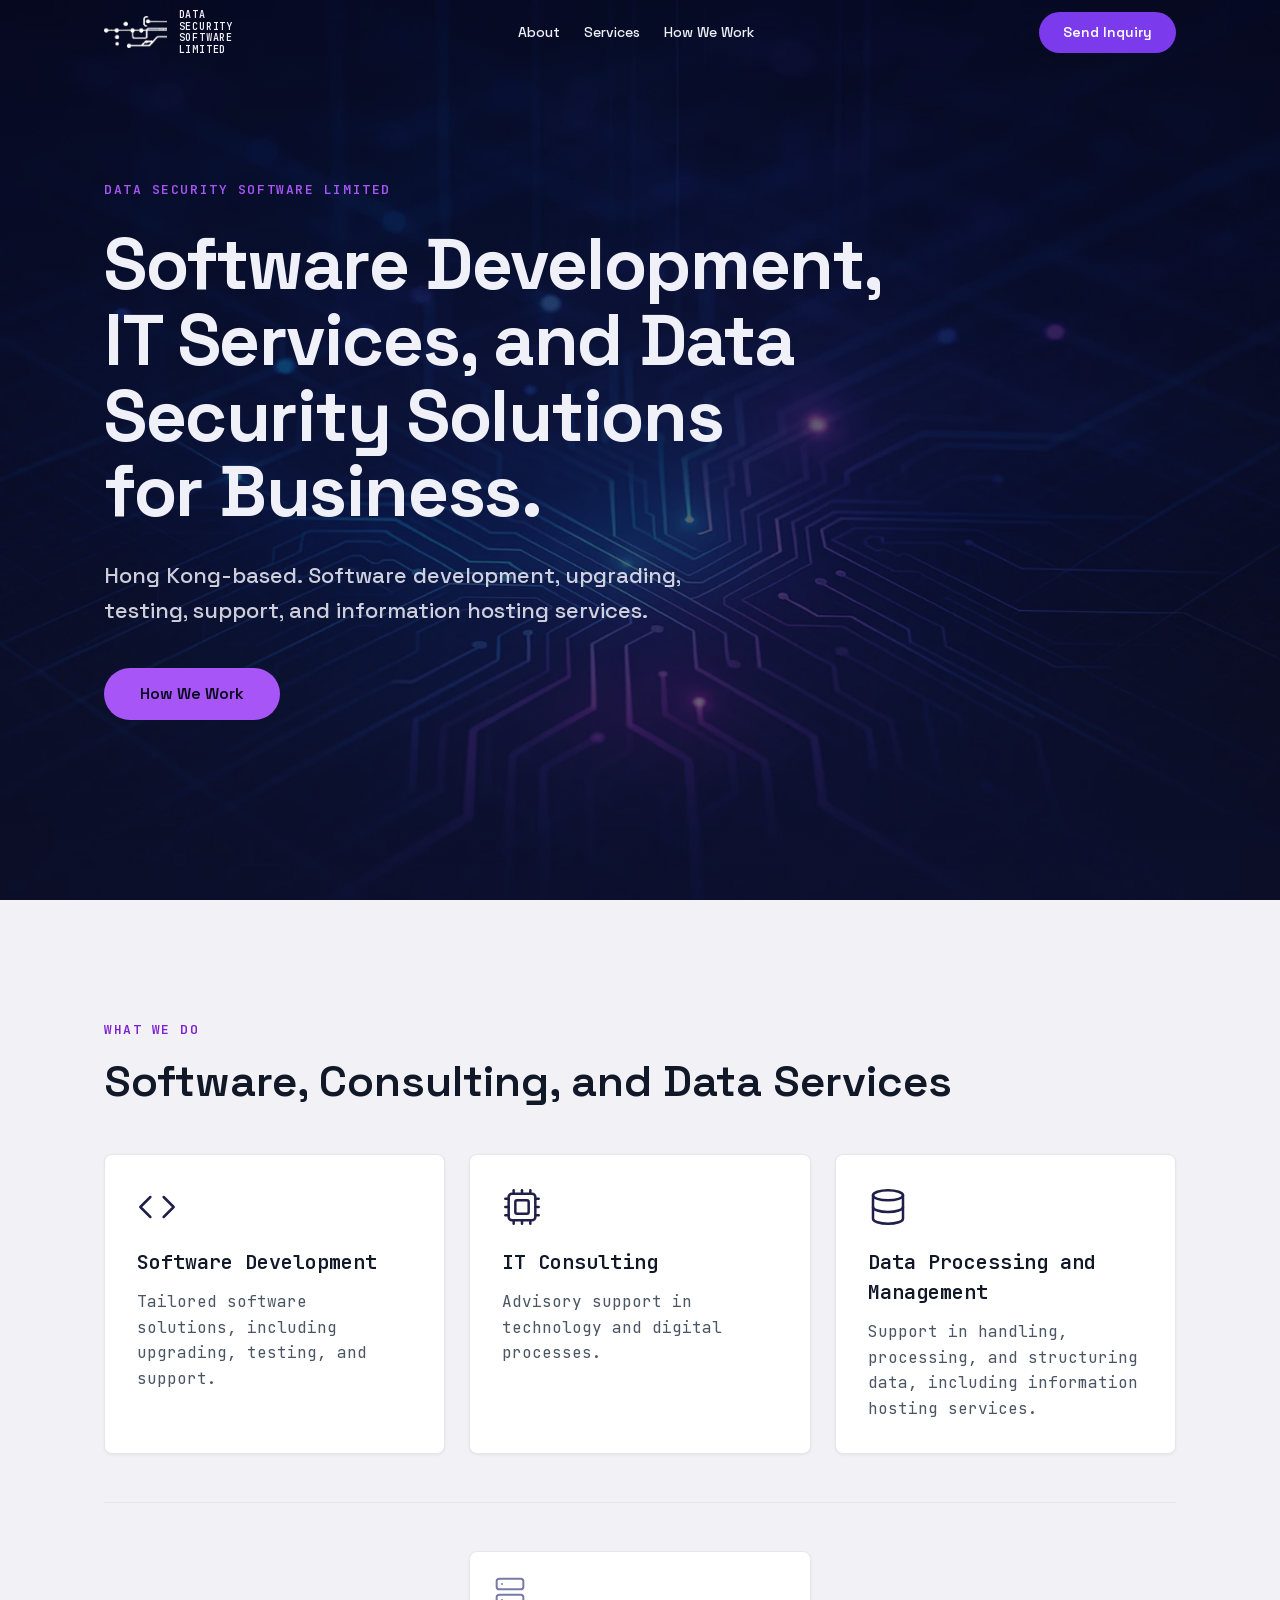
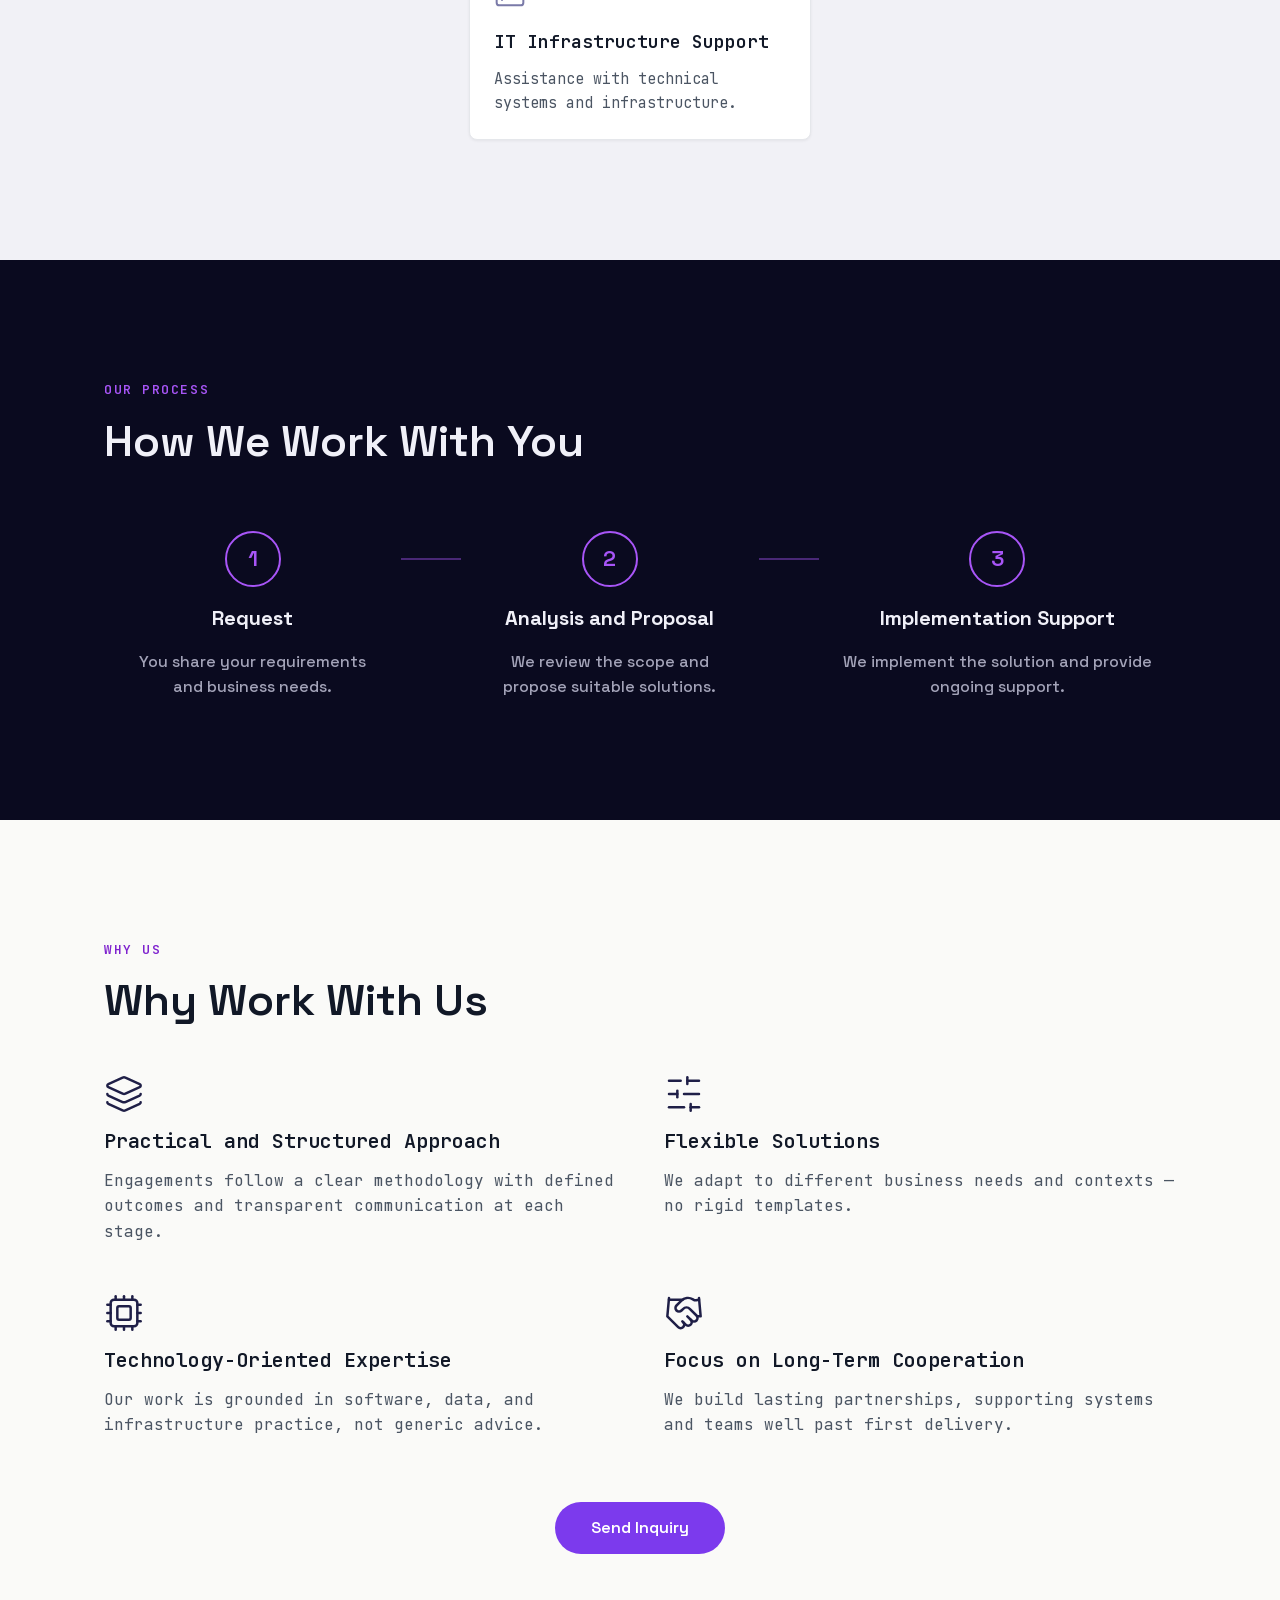
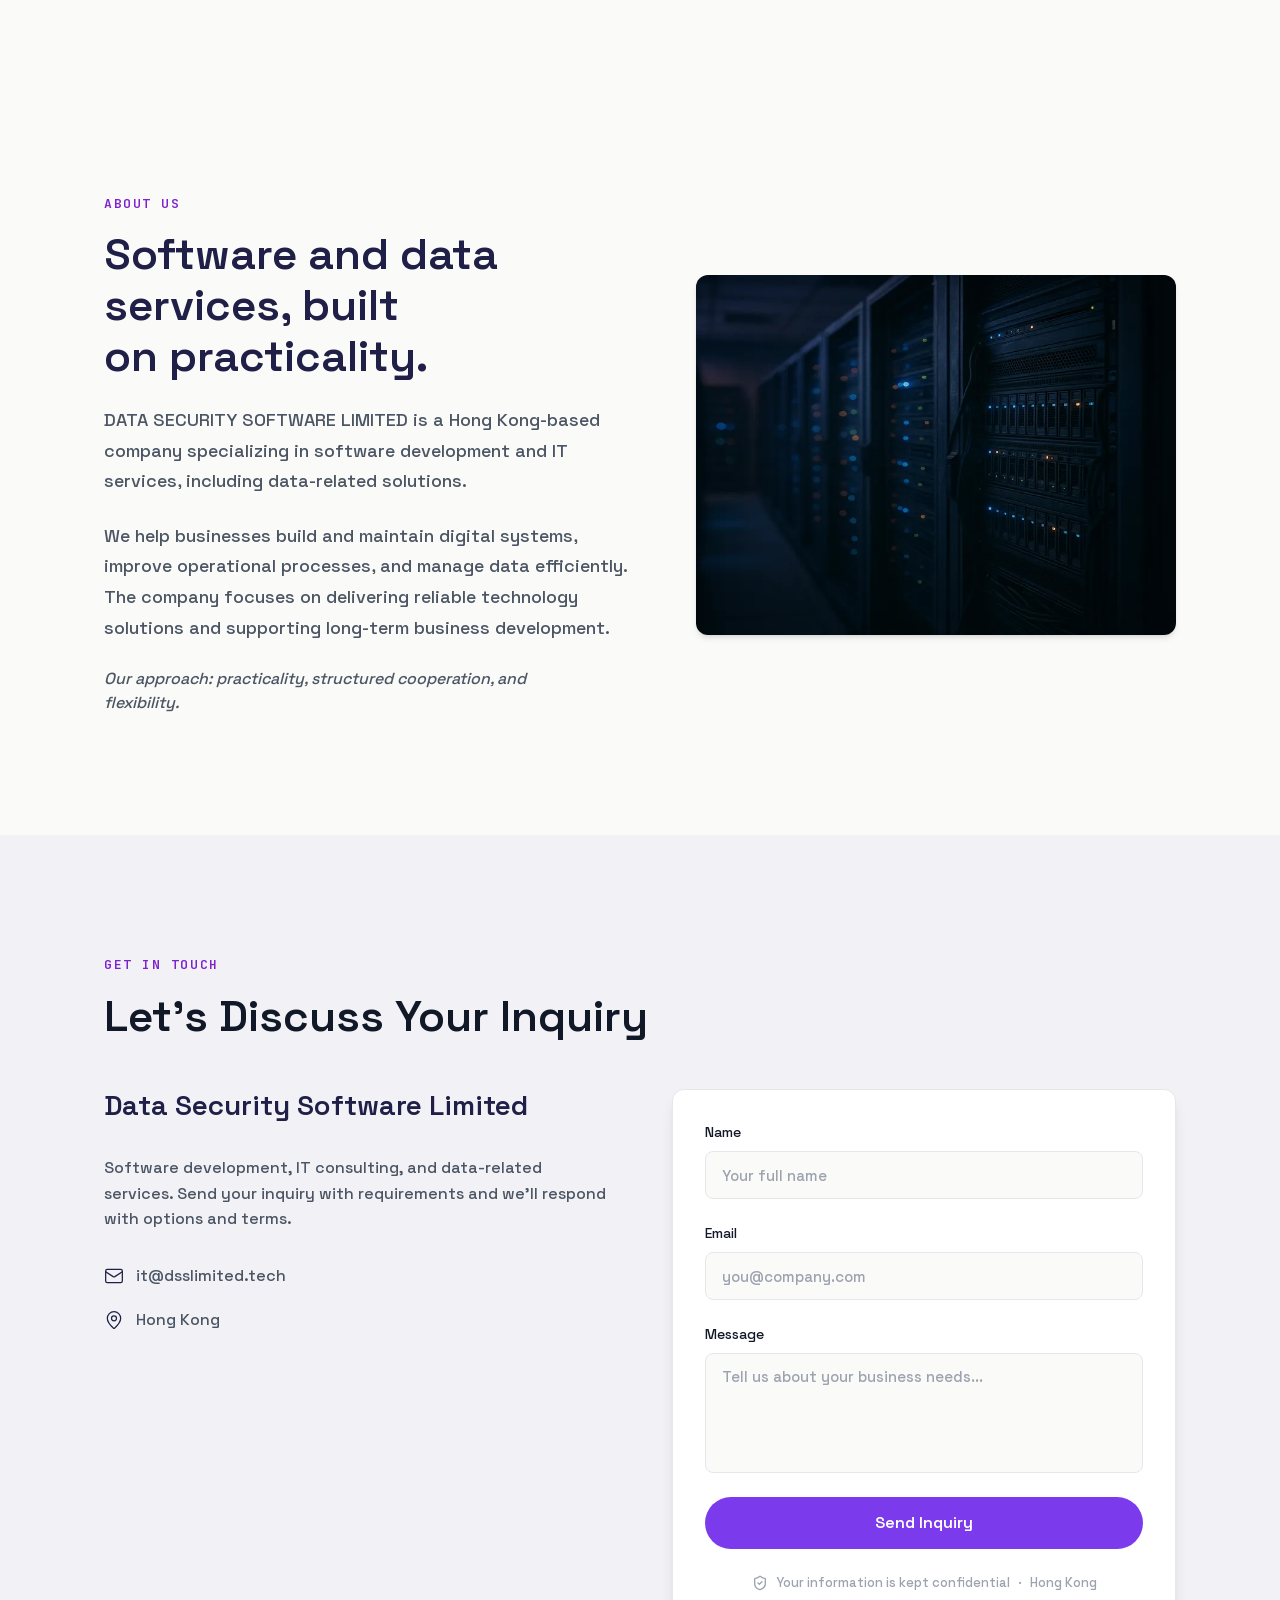
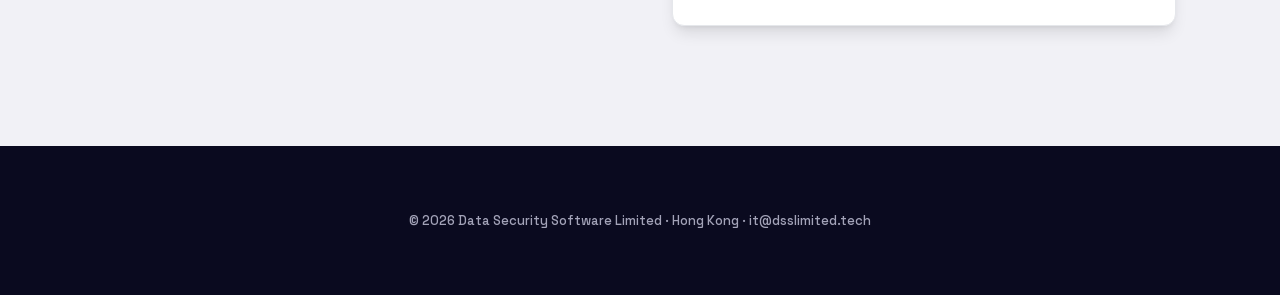
<file: index.html>
<!DOCTYPE html><!--Q0XWkHYrXAIHXvSr96o_J--><html lang="en" class="__variable_6b9622 __variable_e896d9"><head><meta charSet="utf-8"/><meta name="viewport" content="width=device-width, initial-scale=1"/><link rel="preload" href="/_next/static/media/36966cca54120369-s.p.woff2" as="font" crossorigin="" type="font/woff2"/><link rel="preload" href="/_next/static/media/558ca1a6aa3cb55e-s.p.woff2" as="font" crossorigin="" type="font/woff2"/><link rel="preload" as="image" href="/logo.png"/><link rel="stylesheet" href="/_next/static/css/e116bfeba5715763.css" data-precedence="next"/><link rel="preload" as="script" fetchPriority="low" href="/_next/static/chunks/webpack-845d721c51d12c5d.js"/><script src="/_next/static/chunks/4bd1b696-c023c6e3521b1417.js" async=""></script><script src="/_next/static/chunks/255-aaafc19c72668c72.js" async=""></script><script src="/_next/static/chunks/main-app-9298e4918930f5f2.js" async=""></script><script src="/_next/static/chunks/278-3ec5b586955711ca.js" async=""></script><script src="/_next/static/chunks/app/page-c62a61e452ab4431.js" async=""></script><meta name="next-size-adjust" content=""/><meta name="theme-color" content="#0a0a1f"/><title>Data Security Software — Software Development &amp; IT Services</title><meta name="description" content="Hong Kong-based software development, IT consulting, and data-related solutions to support business operations and digital processes."/><link rel="canonical" href="https://datasec.hk"/><meta property="og:title" content="Data Security Software — Software Development &amp; IT Services"/><meta property="og:description" content="Hong Kong-based software development, IT consulting, and data-related solutions to support business operations and digital processes."/><meta property="og:url" content="https://datasec.hk"/><meta property="og:image" content="https://datasec.hk/og.jpg"/><meta property="og:type" content="website"/><meta name="twitter:card" content="summary_large_image"/><meta name="twitter:title" content="Data Security Software — Software Development &amp; IT Services"/><meta name="twitter:description" content="Hong Kong-based software development, IT consulting, and data-related solutions to support business operations and digital processes."/><meta name="twitter:image" content="https://datasec.hk/og.jpg"/><link rel="icon" href="/favicon.png"/><script src="/_next/static/chunks/polyfills-42372ed130431b0a.js" noModule=""></script></head><body class="font-body antialiased"><div hidden=""><!--$--><!--/$--></div><header class="fixed top-0 left-0 z-50 w-full transition-all duration-200 ease-out bg-transparent"><nav class="mx-auto flex h-16 max-w-[1200px] items-center justify-between px-5 md:px-16"><a class="flex items-center gap-3" aria-label="Data Security Software" href="/"><img alt="Data Security Software" width="400" height="300" decoding="async" data-nimg="1" class="h-7 w-auto brightness-0 invert md:h-8" style="color:transparent" src="/logo.png"/><span class="flex flex-col font-mono text-[9px] font-semibold leading-[1.15] tracking-[0.08em] text-ink-light md:text-[10px]"><span>DATA</span><span>SECURITY</span><span>SOFTWARE</span><span>LIMITED</span></span></a><div class="hidden items-center gap-6 md:flex"><a class="font-body text-[14px] font-medium text-ink-light transition-colors hover:text-navy-400" href="#about">About</a><a class="font-body text-[14px] font-medium text-ink-light transition-colors hover:text-navy-400" href="#services">Services</a><a class="font-body text-[14px] font-medium text-ink-light transition-colors hover:text-navy-400" href="#how-we-work">How We Work</a></div><div class="flex items-center gap-4"><a class="hidden rounded-full bg-cta px-6 py-2.5 font-body text-[14px] font-semibold text-white transition-all hover:scale-[1.02] hover:bg-cta-hover md:inline-flex" href="#contacts">Send Inquiry</a><button class="-mr-3 rounded-lg p-3 text-ink-light transition-colors active:bg-white/5 md:hidden" aria-label="Open menu" aria-expanded="false" aria-controls="mobile-menu"><svg xmlns="http://www.w3.org/2000/svg" width="24" height="24" viewBox="0 0 24 24" fill="none" stroke="currentColor" stroke-width="2" stroke-linecap="round" stroke-linejoin="round" class="lucide lucide-menu" aria-hidden="true"><path d="M4 12h16"></path><path d="M4 18h16"></path><path d="M4 6h16"></path></svg></button></div></nav><div id="mobile-menu" aria-hidden="true" class="overflow-hidden bg-navy-950/95 backdrop-blur-[12px] transition-[max-height,opacity] duration-200 ease-out motion-reduce:transition-none md:hidden max-h-0 opacity-0"><div class="flex flex-col gap-1 px-5 pb-10 pt-2"><a tabindex="-1" class="-mx-2 block rounded-lg px-2 py-3 font-body text-[16px] font-medium text-ink-light transition-colors active:bg-white/5" href="#about">About</a><a tabindex="-1" class="-mx-2 block rounded-lg px-2 py-3 font-body text-[16px] font-medium text-ink-light transition-colors active:bg-white/5" href="#services">Services</a><a tabindex="-1" class="-mx-2 block rounded-lg px-2 py-3 font-body text-[16px] font-medium text-ink-light transition-colors active:bg-white/5" href="#how-we-work">How We Work</a><a tabindex="-1" class="mt-3 flex h-[52px] w-full items-center justify-center rounded-full bg-gold-500 font-body text-[16px] font-semibold text-navy-950 transition-all duration-250 ease-out hover:bg-gold-600 active:scale-[0.98]" href="#contacts">Send Inquiry</a></div></div></header><main><section id="hero" class="relative flex min-h-svh items-center overflow-hidden bg-navy-950 md:bg-gradient-to-b md:from-navy-950 md:to-navy-900 xl:min-h-screen"><div aria-hidden="true" class="absolute inset-0 hidden bg-cover bg-center opacity-35 md:block" style="background-image:url(&#x27;/hero.webp&#x27;)"></div><div class="relative z-10 mx-auto w-full max-w-[1200px] px-5 py-20 md:px-16 md:py-0"><div class="hero-animate flex max-w-[880px] flex-col gap-7"><p class="font-mono text-[13px] font-semibold uppercase tracking-[0.12em] text-gold-500">Data Security Software Limited</p><h1 class="text-balance font-heading text-[clamp(1.75rem,7.5vw,2rem)] font-bold leading-[1.05] tracking-[-0.02em] text-ink-light md:text-[56px] lg:text-[72px]">Software Development, IT Services, and Data Security Solutions for Business.</h1><p class="max-w-[580px] font-body text-[18px] font-normal leading-[1.6] text-ink-light/85 md:text-[20px] lg:text-[22px]">Hong Kong-based. Software development, upgrading, testing, support, and information hosting services.</p><div class="pt-3"><a class="inline-flex h-[52px] items-center justify-center rounded-full px-9 font-body text-[16px] font-semibold transition-all duration-250 ease-out bg-gold-500 text-navy-950 hover:bg-gold-600 hover:scale-[1.02]  disabled:cursor-not-allowed disabled:opacity-60" href="#how-we-work">How We Work</a></div></div></div><a aria-label="Scroll to next section" aria-hidden="false" tabindex="0" class="absolute inset-x-0 bottom-6 mx-auto w-fit text-gold-500/70 transition-opacity duration-300 hover:text-gold-500 md:hidden animate-scroll-hint" href="#services"><svg xmlns="http://www.w3.org/2000/svg" width="28" height="28" viewBox="0 0 24 24" fill="none" stroke="currentColor" stroke-width="1.5" stroke-linecap="round" stroke-linejoin="round" class="lucide lucide-chevron-down" aria-hidden="true"><path d="m6 9 6 6 6-6"></path></svg></a></section><div class="sr-hidden sr-mobile-on"><section id="services" class="scroll-mt-[48px] bg-surface-tinted"><div class="mx-auto max-w-[1200px] px-5 py-20 md:px-16 md:py-[80px] xl:py-[120px] flex flex-col gap-12 md:gap-10 xl:gap-12"><div class="flex flex-col gap-4"><p class="font-mono text-[13px] font-semibold uppercase tracking-[0.12em] text-gold-700">What We Do</p><h2 class="text-balance font-heading text-[28px] font-semibold leading-[1.15] md:text-[36px] lg:text-[44px] text-ink">Software, Consulting, and Data Services</h2></div><div class="grid grid-cols-1 gap-4 md:grid-cols-2 md:gap-6 lg:grid-cols-3"><div class="flex h-full flex-col gap-5 rounded-lg border border-line bg-surface-card shadow-[0_1px_3px_rgba(0,0,0,0.06)] transition-all duration-300 ease-out hover:-translate-y-1 hover:shadow-[0_4px_12px_rgba(0,0,0,0.1)] p-8"><svg xmlns="http://www.w3.org/2000/svg" width="40" height="40" viewBox="0 0 24 24" fill="none" stroke="currentColor" stroke-width="1.5" stroke-linecap="round" stroke-linejoin="round" class="lucide lucide-code text-navy-800" aria-hidden="true"><path d="m16 18 6-6-6-6"></path><path d="m8 6-6 6 6 6"></path></svg><div class="flex flex-col gap-3"><h3 class="font-mono text-ink text-[20px] font-bold">Software Development</h3><p class="font-mono font-normal leading-[1.6] text-ink-muted text-[16px]">Tailored software solutions, including upgrading, testing, and support.</p></div></div><div class="flex h-full flex-col gap-5 rounded-lg border border-line bg-surface-card shadow-[0_1px_3px_rgba(0,0,0,0.06)] transition-all duration-300 ease-out hover:-translate-y-1 hover:shadow-[0_4px_12px_rgba(0,0,0,0.1)] p-8"><svg xmlns="http://www.w3.org/2000/svg" width="40" height="40" viewBox="0 0 24 24" fill="none" stroke="currentColor" stroke-width="1.5" stroke-linecap="round" stroke-linejoin="round" class="lucide lucide-cpu text-navy-800" aria-hidden="true"><path d="M12 20v2"></path><path d="M12 2v2"></path><path d="M17 20v2"></path><path d="M17 2v2"></path><path d="M2 12h2"></path><path d="M2 17h2"></path><path d="M2 7h2"></path><path d="M20 12h2"></path><path d="M20 17h2"></path><path d="M20 7h2"></path><path d="M7 20v2"></path><path d="M7 2v2"></path><rect x="4" y="4" width="16" height="16" rx="2"></rect><rect x="8" y="8" width="8" height="8" rx="1"></rect></svg><div class="flex flex-col gap-3"><h3 class="font-mono text-ink text-[20px] font-bold">IT Consulting</h3><p class="font-mono font-normal leading-[1.6] text-ink-muted text-[16px]">Advisory support in technology and digital processes.</p></div></div><div class="flex h-full flex-col gap-5 rounded-lg border border-line bg-surface-card shadow-[0_1px_3px_rgba(0,0,0,0.06)] transition-all duration-300 ease-out hover:-translate-y-1 hover:shadow-[0_4px_12px_rgba(0,0,0,0.1)] p-8"><svg xmlns="http://www.w3.org/2000/svg" width="40" height="40" viewBox="0 0 24 24" fill="none" stroke="currentColor" stroke-width="1.5" stroke-linecap="round" stroke-linejoin="round" class="lucide lucide-database text-navy-800" aria-hidden="true"><ellipse cx="12" cy="5" rx="9" ry="3"></ellipse><path d="M3 5V19A9 3 0 0 0 21 19V5"></path><path d="M3 12A9 3 0 0 0 21 12"></path></svg><div class="flex flex-col gap-3"><h3 class="font-mono text-ink text-[20px] font-bold">Data Processing and Management</h3><p class="font-mono font-normal leading-[1.6] text-ink-muted text-[16px]">Support in handling, processing, and structuring data, including information hosting services.</p></div></div></div><hr class="border-line"/><div class="flex flex-col gap-4 md:flex-row md:justify-center md:gap-6"><div class="md:w-[calc((100%-1.5rem)/2)] md:shrink-0 lg:w-[calc((100%-3rem)/3)]"><div class="flex h-full flex-col gap-5 rounded-lg border border-line bg-surface-card shadow-[0_1px_3px_rgba(0,0,0,0.06)] transition-all duration-300 ease-out hover:-translate-y-1 hover:shadow-[0_4px_12px_rgba(0,0,0,0.1)] p-6"><svg xmlns="http://www.w3.org/2000/svg" width="32" height="32" viewBox="0 0 24 24" fill="none" stroke="currentColor" stroke-width="1.5" stroke-linecap="round" stroke-linejoin="round" class="lucide lucide-server text-navy-400" aria-hidden="true"><rect width="20" height="8" x="2" y="2" rx="2" ry="2"></rect><rect width="20" height="8" x="2" y="14" rx="2" ry="2"></rect><line x1="6" x2="6.01" y1="6" y2="6"></line><line x1="6" x2="6.01" y1="18" y2="18"></line></svg><div class="flex flex-col gap-3"><h3 class="font-mono text-ink text-[18px] font-semibold">IT Infrastructure Support</h3><p class="font-mono font-normal leading-[1.6] text-ink-muted text-[15px]">Assistance with technical systems and infrastructure.</p></div></div></div></div></div></section></div><div class="sr-hidden"><section id="how-we-work" class="scroll-mt-[48px] bg-navy-950"><div class="mx-auto max-w-[1200px] px-5 py-20 md:px-16 md:py-[80px] xl:py-[120px] flex flex-col gap-12 md:gap-10 xl:gap-12"><div class="flex flex-col gap-4"><p class="font-mono text-[13px] font-semibold uppercase tracking-[0.12em] text-gold-500">Our Process</p><h2 class="text-balance font-heading text-[28px] font-semibold leading-[1.15] md:text-[36px] lg:text-[44px] text-ink-light">How We Work With You</h2></div><div class="flex flex-col gap-4 pt-4 lg:flex-row lg:items-start lg:gap-0"><div class="flex flex-1 flex-col items-center lg:flex-row lg:items-start"><div class="flex flex-1 flex-col items-center gap-4 px-6"><div class="flex h-14 w-14 items-center justify-center rounded-full border-2 border-gold-500 bg-transparent"><span class="font-heading text-[22px] font-semibold text-gold-500">1</span></div><h3 class="text-center font-body text-[20px] font-bold text-ink-light">Request</h3><p class="text-center font-body text-[16px] font-normal leading-[1.6] text-ink-light-muted">You share your requirements and business needs.</p></div><div class="hidden h-14 w-[60px] items-center justify-center lg:flex"><div class="h-[2px] w-full bg-gold-500/40"></div></div><div class="mt-4 flex h-8 w-full items-center justify-center lg:hidden"><div class="h-full w-[2px] bg-gold-500/40"></div></div></div><div class="flex flex-1 flex-col items-center lg:flex-row lg:items-start"><div class="flex flex-1 flex-col items-center gap-4 px-6"><div class="flex h-14 w-14 items-center justify-center rounded-full border-2 border-gold-500 bg-transparent"><span class="font-heading text-[22px] font-semibold text-gold-500">2</span></div><h3 class="text-center font-body text-[20px] font-bold text-ink-light">Analysis and Proposal</h3><p class="text-center font-body text-[16px] font-normal leading-[1.6] text-ink-light-muted">We review the scope and propose suitable solutions.</p></div><div class="hidden h-14 w-[60px] items-center justify-center lg:flex"><div class="h-[2px] w-full bg-gold-500/40"></div></div><div class="mt-4 flex h-8 w-full items-center justify-center lg:hidden"><div class="h-full w-[2px] bg-gold-500/40"></div></div></div><div class="flex flex-1 flex-col items-center lg:flex-row lg:items-start"><div class="flex flex-1 flex-col items-center gap-4 px-6"><div class="flex h-14 w-14 items-center justify-center rounded-full border-2 border-gold-500 bg-transparent"><span class="font-heading text-[22px] font-semibold text-gold-500">3</span></div><h3 class="text-center font-body text-[20px] font-bold text-ink-light">Implementation Support</h3><p class="text-center font-body text-[16px] font-normal leading-[1.6] text-ink-light-muted">We implement the solution and provide ongoing support.</p></div></div></div></div></section></div><div class="sr-hidden"><section id="why-us" class="scroll-mt-[48px] bg-surface-warm"><div class="mx-auto max-w-[1200px] px-5 py-20 md:px-16 md:py-[80px] xl:py-[120px] flex flex-col gap-12 md:gap-10 xl:gap-12"><div class="flex flex-col gap-4"><p class="font-mono text-[13px] font-semibold uppercase tracking-[0.12em] text-gold-700">Why Us</p><h2 class="text-balance font-heading text-[28px] font-semibold leading-[1.15] md:text-[36px] lg:text-[44px] text-ink">Why Work With Us</h2></div><div class="grid grid-cols-1 gap-10 md:grid-cols-2 md:gap-x-8 md:gap-y-10 xl:gap-12"><div class="flex flex-col gap-3"><svg xmlns="http://www.w3.org/2000/svg" width="40" height="40" viewBox="0 0 24 24" fill="none" stroke="currentColor" stroke-width="1.5" stroke-linecap="round" stroke-linejoin="round" class="lucide lucide-layers text-navy-800" aria-hidden="true"><path d="M12.83 2.18a2 2 0 0 0-1.66 0L2.6 6.08a1 1 0 0 0 0 1.83l8.58 3.91a2 2 0 0 0 1.66 0l8.58-3.9a1 1 0 0 0 0-1.83z"></path><path d="M2 12a1 1 0 0 0 .58.91l8.6 3.91a2 2 0 0 0 1.65 0l8.58-3.9A1 1 0 0 0 22 12"></path><path d="M2 17a1 1 0 0 0 .58.91l8.6 3.91a2 2 0 0 0 1.65 0l8.58-3.9A1 1 0 0 0 22 17"></path></svg><h3 class="font-mono text-[20px] font-bold text-ink">Practical and Structured Approach</h3><p class="font-mono text-[16px] font-normal leading-[1.6] text-ink-muted">Engagements follow a clear methodology with defined outcomes and transparent communication at each stage.</p></div><div class="flex flex-col gap-3"><svg xmlns="http://www.w3.org/2000/svg" width="40" height="40" viewBox="0 0 24 24" fill="none" stroke="currentColor" stroke-width="1.5" stroke-linecap="round" stroke-linejoin="round" class="lucide lucide-sliders-horizontal text-navy-800" aria-hidden="true"><line x1="21" x2="14" y1="4" y2="4"></line><line x1="10" x2="3" y1="4" y2="4"></line><line x1="21" x2="12" y1="12" y2="12"></line><line x1="8" x2="3" y1="12" y2="12"></line><line x1="21" x2="16" y1="20" y2="20"></line><line x1="12" x2="3" y1="20" y2="20"></line><line x1="14" x2="14" y1="2" y2="6"></line><line x1="8" x2="8" y1="10" y2="14"></line><line x1="16" x2="16" y1="18" y2="22"></line></svg><h3 class="font-mono text-[20px] font-bold text-ink">Flexible Solutions</h3><p class="font-mono text-[16px] font-normal leading-[1.6] text-ink-muted">We adapt to different business needs and contexts — no rigid templates.</p></div><div class="flex flex-col gap-3"><svg xmlns="http://www.w3.org/2000/svg" width="40" height="40" viewBox="0 0 24 24" fill="none" stroke="currentColor" stroke-width="1.5" stroke-linecap="round" stroke-linejoin="round" class="lucide lucide-cpu text-navy-800" aria-hidden="true"><path d="M12 20v2"></path><path d="M12 2v2"></path><path d="M17 20v2"></path><path d="M17 2v2"></path><path d="M2 12h2"></path><path d="M2 17h2"></path><path d="M2 7h2"></path><path d="M20 12h2"></path><path d="M20 17h2"></path><path d="M20 7h2"></path><path d="M7 20v2"></path><path d="M7 2v2"></path><rect x="4" y="4" width="16" height="16" rx="2"></rect><rect x="8" y="8" width="8" height="8" rx="1"></rect></svg><h3 class="font-mono text-[20px] font-bold text-ink">Technology-Oriented Expertise</h3><p class="font-mono text-[16px] font-normal leading-[1.6] text-ink-muted">Our work is grounded in software, data, and infrastructure practice, not generic advice.</p></div><div class="flex flex-col gap-3"><svg xmlns="http://www.w3.org/2000/svg" width="40" height="40" viewBox="0 0 24 24" fill="none" stroke="currentColor" stroke-width="1.5" stroke-linecap="round" stroke-linejoin="round" class="lucide lucide-handshake text-navy-800" aria-hidden="true"><path d="m11 17 2 2a1 1 0 1 0 3-3"></path><path d="m14 14 2.5 2.5a1 1 0 1 0 3-3l-3.88-3.88a3 3 0 0 0-4.24 0l-.88.88a1 1 0 1 1-3-3l2.81-2.81a5.79 5.79 0 0 1 7.06-.87l.47.28a2 2 0 0 0 1.42.25L21 4"></path><path d="m21 3 1 11h-2"></path><path d="M3 3 2 14l6.5 6.5a1 1 0 1 0 3-3"></path><path d="M3 4h8"></path></svg><h3 class="font-mono text-[20px] font-bold text-ink">Focus on Long-Term Cooperation</h3><p class="font-mono text-[16px] font-normal leading-[1.6] text-ink-muted">We build lasting partnerships, supporting systems and teams well past first delivery.</p></div></div><div class="flex justify-center pt-4"><a class="inline-flex h-[52px] items-center justify-center rounded-full px-9 font-body text-[16px] font-semibold transition-all duration-250 ease-out bg-cta text-white hover:bg-cta-hover hover:scale-[1.02]  disabled:cursor-not-allowed disabled:opacity-60" href="#contacts">Send Inquiry</a></div></div></section></div><div class="sr-hidden"><section id="about" class="scroll-mt-[48px] bg-surface-warm"><div class="mx-auto max-w-[1200px] px-5 py-20 md:px-16 md:py-[80px] xl:py-[120px] flex flex-col items-center gap-16 lg:flex-row"><div class="flex flex-col gap-6 md:flex-1"><div class="flex flex-col gap-4"><p class="font-mono text-[13px] font-semibold uppercase tracking-[0.12em] text-gold-700">About Us</p><h2 class="text-balance font-heading text-[28px] font-semibold leading-[1.15] md:text-[36px] lg:text-[44px] text-navy-800">Software and data services, built on practicality.</h2></div><p class="max-w-[600px] font-body text-[16px] font-normal leading-[1.7] text-ink-muted md:text-[18px]">DATA SECURITY SOFTWARE LIMITED is a Hong Kong-based company specializing in software development and IT services, including data-related solutions.</p><p class="max-w-[600px] font-body text-[16px] font-normal leading-[1.7] text-ink-muted md:text-[18px]">We help businesses build and maintain digital systems, improve operational processes, and manage data efficiently. The company focuses on delivering reliable technology solutions and supporting long-term business development.</p><p class="max-w-[480px] font-body text-[16px] font-medium italic leading-[1.5] text-ink-muted">Our approach: practicality, structured cooperation, and flexibility.</p></div><div class="w-full md:mx-auto md:max-w-[640px] lg:mx-0 lg:w-[480px] lg:max-w-none"><img alt="Data Security Software development work" loading="lazy" width="480" height="360" decoding="async" data-nimg="1" class="rounded-xl object-cover shadow-md" style="color:transparent" src="/about.webp"/></div></div></section></div><div class="sr-hidden"><section id="contacts" class="scroll-mt-[48px] bg-surface-tinted"><div class="mx-auto max-w-[1200px] px-5 py-20 md:px-16 md:py-[80px] xl:py-[120px] flex flex-col gap-12 md:gap-10 xl:gap-12"><div class="flex flex-col gap-4"><p class="font-mono text-[13px] font-semibold uppercase tracking-[0.12em] text-gold-700">Get in Touch</p><h2 class="text-balance font-heading text-[28px] font-semibold leading-[1.15] md:text-[36px] lg:text-[44px] text-ink">Let’s Discuss Your Inquiry</h2></div><div class="flex flex-col gap-16 lg:flex-row"><div class="flex flex-col gap-8 md:flex-1"><h3 class="font-heading text-[20px] font-semibold leading-[1.2] text-navy-800 md:text-[28px]">Data Security Software Limited</h3><p class="font-body text-[16px] font-normal leading-[1.6] text-ink-muted">Software development, IT consulting, and data-related services. Send your inquiry with requirements and we&#x27;ll respond with options and terms.</p><div class="flex flex-col gap-5"><div class="flex items-center gap-3"><svg xmlns="http://www.w3.org/2000/svg" width="20" height="20" viewBox="0 0 24 24" fill="none" stroke="currentColor" stroke-width="1.5" stroke-linecap="round" stroke-linejoin="round" class="lucide lucide-mail text-navy-800" aria-hidden="true"><path d="m22 7-8.991 5.727a2 2 0 0 1-2.009 0L2 7"></path><rect x="2" y="4" width="20" height="16" rx="2"></rect></svg><span class="font-body text-[16px] text-ink-muted">it@dsslimited.tech</span></div><div class="flex items-center gap-3"><svg xmlns="http://www.w3.org/2000/svg" width="20" height="20" viewBox="0 0 24 24" fill="none" stroke="currentColor" stroke-width="1.5" stroke-linecap="round" stroke-linejoin="round" class="lucide lucide-map-pin text-navy-800" aria-hidden="true"><path d="M20 10c0 4.993-5.539 10.193-7.399 11.799a1 1 0 0 1-1.202 0C9.539 20.193 4 14.993 4 10a8 8 0 0 1 16 0"></path><circle cx="12" cy="10" r="3"></circle></svg><span class="font-body text-[16px] text-ink-muted">Hong Kong</span></div></div></div><div class="md:flex-1"><form noValidate="" class="flex flex-col gap-6 rounded-xl border border-line bg-surface-card p-8 shadow-lg"><input type="hidden" name="access_key" value="9a9d4bc1-26ec-40bc-81b8-eb43e4647fc2"/><input type="hidden" name="subject" value="New inquiry from the Data Security Software Limited website"/><input type="checkbox" class="hidden" tabindex="-1" autoComplete="off" aria-hidden="true" name="botcheck"/><div class="flex flex-col gap-2"><label for="name" class="font-body text-[14px] font-medium text-ink">Name</label><input id="name" type="text" placeholder="Your full name" required="" class="w-full rounded-lg border bg-surface-warm px-4 font-body text-[15px] text-ink placeholder:text-ink-faint focus:outline-none focus:ring-2 border-line focus:ring-navy-400 h-12" name="name"/></div><div class="flex flex-col gap-2"><label for="email" class="font-body text-[14px] font-medium text-ink">Email</label><input id="email" type="email" placeholder="you@company.com" required="" class="w-full rounded-lg border bg-surface-warm px-4 font-body text-[15px] text-ink placeholder:text-ink-faint focus:outline-none focus:ring-2 border-line focus:ring-navy-400 h-12" name="email"/></div><div class="flex flex-col gap-2"><label for="message" class="font-body text-[14px] font-medium text-ink">Message</label><textarea id="message" name="message" placeholder="Tell us about your business needs..." rows="4" class="w-full rounded-lg border bg-surface-warm px-4 font-body text-[15px] text-ink placeholder:text-ink-faint focus:outline-none focus:ring-2 border-line focus:ring-navy-400 h-[120px] resize-none py-3"></textarea></div><button type="submit" class="inline-flex h-[52px] items-center justify-center rounded-full px-9 font-body text-[16px] font-semibold transition-all duration-250 ease-out bg-cta text-white hover:bg-cta-hover hover:scale-[1.02] w-full disabled:cursor-not-allowed disabled:opacity-60">Send Inquiry</button><div class="flex flex-col items-center gap-2 text-center md:flex-row md:flex-wrap md:justify-center md:gap-2"><svg xmlns="http://www.w3.org/2000/svg" width="16" height="16" viewBox="0 0 24 24" fill="none" stroke="currentColor" stroke-width="2" stroke-linecap="round" stroke-linejoin="round" class="lucide lucide-shield-check text-ink-faint" aria-hidden="true"><path d="M20 13c0 5-3.5 7.5-7.66 8.95a1 1 0 0 1-.67-.01C7.5 20.5 4 18 4 13V6a1 1 0 0 1 1-1c2 0 4.5-1.2 6.24-2.72a1.17 1.17 0 0 1 1.52 0C14.51 3.81 17 5 19 5a1 1 0 0 1 1 1z"></path><path d="m9 12 2 2 4-4"></path></svg><span class="font-body text-[13px] text-ink-faint">Your information is kept confidential<span class="ml-2 hidden md:inline">·</span></span><span class="font-body text-[13px] text-ink-faint">Hong Kong</span></div></form></div></div></div></section></div></main><footer class="bg-navy-950"><div class="mx-auto max-w-[1200px] px-5 py-16 md:px-16 md:py-12 xl:py-16"><p class="mx-auto max-w-[640px] text-center font-body text-[13px] leading-relaxed text-ink-light-muted">© 2026 Data Security Software Limited · Hong Kong · it@dsslimited.tech</p></div></footer><!--$--><!--/$--><script src="/_next/static/chunks/webpack-845d721c51d12c5d.js" id="_R_" async=""></script><script>(self.__next_f=self.__next_f||[]).push([0])</script><script>self.__next_f.push([1,"1:\"$Sreact.fragment\"\n2:I[9766,[],\"\"]\n3:I[8924,[],\"\"]\n4:I[1149,[\"278\",\"static/chunks/278-3ec5b586955711ca.js\",\"974\",\"static/chunks/app/page-c62a61e452ab4431.js\"],\"NavBar\"]\n5:I[2619,[\"278\",\"static/chunks/278-3ec5b586955711ca.js\",\"974\",\"static/chunks/app/page-c62a61e452ab4431.js\"],\"\"]\n6:I[8854,[\"278\",\"static/chunks/278-3ec5b586955711ca.js\",\"974\",\"static/chunks/app/page-c62a61e452ab4431.js\"],\"HeroScrollHint\"]\n7:I[6985,[\"278\",\"static/chunks/278-3ec5b586955711ca.js\",\"974\",\"static/chunks/app/page-c62a61e452ab4431.js\"],\"ScrollReveal\"]\n13:I[7150,[],\"\"]\n:HL[\"/_next/static/media/36966cca54120369-s.p.woff2\",\"font\",{\"crossOrigin\":\"\",\"type\":\"font/woff2\"}]\n:HL[\"/_next/static/media/558ca1a6aa3cb55e-s.p.woff2\",\"font\",{\"crossOrigin\":\"\",\"type\":\"font/woff2\"}]\n:HL[\"/_next/static/css/e116bfeba5715763.css\",\"style\"]\n"])</script><script>self.__next_f.push([1,"0:{\"P\":null,\"b\":\"Q0XWkHYrXAIHXvSr96o-J\",\"p\":\"\",\"c\":[\"\",\"\"],\"i\":false,\"f\":[[[\"\",{\"children\":[\"__PAGE__\",{}]},\"$undefined\",\"$undefined\",true],[\"\",[\"$\",\"$1\",\"c\",{\"children\":[[[\"$\",\"link\",\"0\",{\"rel\":\"stylesheet\",\"href\":\"/_next/static/css/e116bfeba5715763.css\",\"precedence\":\"next\",\"crossOrigin\":\"$undefined\",\"nonce\":\"$undefined\"}]],[\"$\",\"html\",null,{\"lang\":\"en\",\"className\":\"__variable_6b9622 __variable_e896d9\",\"children\":[\"$\",\"body\",null,{\"className\":\"font-body antialiased\",\"children\":[\"$\",\"$L2\",null,{\"parallelRouterKey\":\"children\",\"error\":\"$undefined\",\"errorStyles\":\"$undefined\",\"errorScripts\":\"$undefined\",\"template\":[\"$\",\"$L3\",null,{}],\"templateStyles\":\"$undefined\",\"templateScripts\":\"$undefined\",\"notFound\":[[[\"$\",\"title\",null,{\"children\":\"404: This page could not be found.\"}],[\"$\",\"div\",null,{\"style\":{\"fontFamily\":\"system-ui,\\\"Segoe UI\\\",Roboto,Helvetica,Arial,sans-serif,\\\"Apple Color Emoji\\\",\\\"Segoe UI Emoji\\\"\",\"height\":\"100vh\",\"textAlign\":\"center\",\"display\":\"flex\",\"flexDirection\":\"column\",\"alignItems\":\"center\",\"justifyContent\":\"center\"},\"children\":[\"$\",\"div\",null,{\"children\":[[\"$\",\"style\",null,{\"dangerouslySetInnerHTML\":{\"__html\":\"body{color:#000;background:#fff;margin:0}.next-error-h1{border-right:1px solid rgba(0,0,0,.3)}@media (prefers-color-scheme:dark){body{color:#fff;background:#000}.next-error-h1{border-right:1px solid rgba(255,255,255,.3)}}\"}}],[\"$\",\"h1\",null,{\"className\":\"next-error-h1\",\"style\":{\"display\":\"inline-block\",\"margin\":\"0 20px 0 0\",\"padding\":\"0 23px 0 0\",\"fontSize\":24,\"fontWeight\":500,\"verticalAlign\":\"top\",\"lineHeight\":\"49px\"},\"children\":404}],[\"$\",\"div\",null,{\"style\":{\"display\":\"inline-block\"},\"children\":[\"$\",\"h2\",null,{\"style\":{\"fontSize\":14,\"fontWeight\":400,\"lineHeight\":\"49px\",\"margin\":0},\"children\":\"This page could not be found.\"}]}]]}]}]],[]],\"forbidden\":\"$undefined\",\"unauthorized\":\"$undefined\"}]}]}]]}],{\"children\":[\"__PAGE__\",[\"$\",\"$1\",\"c\",{\"children\":[[[\"$\",\"$L4\",null,{\"brand\":\"Data Security Software\",\"logoSrc\":\"/logo.png\",\"links\":[{\"label\":\"About\",\"href\":\"#about\"},{\"label\":\"Services\",\"href\":\"#services\"},{\"label\":\"How We Work\",\"href\":\"#how-we-work\"}],\"ctaLabel\":\"Send Inquiry\",\"ctaHref\":\"#contacts\"}],[\"$\",\"main\",null,{\"children\":[[\"$\",\"section\",null,{\"id\":\"hero\",\"className\":\"relative flex min-h-svh items-center overflow-hidden bg-navy-950 md:bg-gradient-to-b md:from-navy-950 md:to-navy-900 xl:min-h-screen\",\"children\":[[\"$\",\"div\",null,{\"aria-hidden\":true,\"className\":\"absolute inset-0 hidden bg-cover bg-center opacity-35 md:block\",\"style\":{\"backgroundImage\":\"url('/hero.webp')\"}}],[\"$\",\"div\",null,{\"className\":\"relative z-10 mx-auto w-full max-w-[1200px] px-5 py-20 md:px-16 md:py-0\",\"children\":[\"$\",\"div\",null,{\"className\":\"hero-animate flex max-w-[880px] flex-col gap-7\",\"children\":[[\"$\",\"p\",null,{\"className\":\"font-mono text-[13px] font-semibold uppercase tracking-[0.12em] text-gold-500\",\"children\":\"Data Security Software Limited\"}],[\"$\",\"h1\",null,{\"className\":\"text-balance font-heading text-[clamp(1.75rem,7.5vw,2rem)] font-bold leading-[1.05] tracking-[-0.02em] text-ink-light md:text-[56px] lg:text-[72px]\",\"children\":\"Software Development, IT Services, and Data Security Solutions for Business.\"}],[\"$\",\"p\",null,{\"className\":\"max-w-[580px] font-body text-[18px] font-normal leading-[1.6] text-ink-light/85 md:text-[20px] lg:text-[22px]\",\"children\":\"Hong Kong-based. Software development, upgrading, testing, support, and information hosting services.\"}],[\"$\",\"div\",null,{\"className\":\"pt-3\",\"children\":[\"$\",\"$L5\",null,{\"href\":\"#how-we-work\",\"className\":\"inline-flex h-[52px] items-center justify-center rounded-full px-9 font-body text-[16px] font-semibold transition-all duration-250 ease-out bg-gold-500 text-navy-950 hover:bg-gold-600 hover:scale-[1.02]  disabled:cursor-not-allowed disabled:opacity-60\",\"children\":\"How We Work\"}]}]]}]}],[\"$\",\"$L6\",null,{}]]}],[\"$\",\"$L7\",null,{\"className\":\"sr-mobile-on\",\"children\":[\"$\",\"section\",null,{\"id\":\"services\",\"className\":\"scroll-mt-[48px] bg-surface-tinted\",\"children\":[\"$\",\"div\",null,{\"className\":\"mx-auto max-w-[1200px] px-5 py-20 md:px-16 md:py-[80px] xl:py-[120px] flex flex-col gap-12 md:gap-10 xl:gap-12\",\"children\":[[\"$\",\"div\",null,{\"className\":\"flex flex-col gap-4\",\"children\":[[\"$\",\"p\",null,{\"className\":\"font-mono text-[13px] font-semibold uppercase tracking-[0.12em] text-gold-700\",\"children\":\"What We Do\"}],\"$L8\"]}],\"$L9\",\"$La\",\"$Lb\"]}]}]}],\"$Lc\",\"$Ld\",\"$Le\",\"$Lf\"]}],\"$L10\"],null,\"$L11\"]}],{},null,false]},null,false],\"$L12\",false]],\"m\":\"$undefined\",\"G\":[\"$13\",[]],\"s\":false,\"S\":true}\n"])</script><script>self.__next_f.push([1,"18:I[1356,[\"278\",\"static/chunks/278-3ec5b586955711ca.js\",\"974\",\"static/chunks/app/page-c62a61e452ab4431.js\"],\"Image\"]\n19:I[7250,[\"278\",\"static/chunks/278-3ec5b586955711ca.js\",\"974\",\"static/chunks/app/page-c62a61e452ab4431.js\"],\"ContactsSection\"]\n1a:I[4431,[],\"OutletBoundary\"]\n1c:I[5278,[],\"AsyncMetadataOutlet\"]\n1e:I[4431,[],\"ViewportBoundary\"]\n20:I[4431,[],\"MetadataBoundary\"]\n21:\"$Sreact.suspense\"\n8:[\"$\",\"h2\",null,{\"className\":\"text-balance font-heading text-[28px] font-semibold leading-[1.15] md:text-[36px] lg:text-[44px] text-ink\",\"children\":\"Software, Consulting, and Data Services\"}]\n"])</script><script>self.__next_f.push([1,"9:[\"$\",\"div\",null,{\"className\":\"grid grid-cols-1 gap-4 md:grid-cols-2 md:gap-6 lg:grid-cols-3\",\"children\":[[\"$\",\"div\",\"Software Development\",{\"className\":\"flex h-full flex-col gap-5 rounded-lg border border-line bg-surface-card shadow-[0_1px_3px_rgba(0,0,0,0.06)] transition-all duration-300 ease-out hover:-translate-y-1 hover:shadow-[0_4px_12px_rgba(0,0,0,0.1)] p-8\",\"children\":[[\"$\",\"svg\",null,{\"ref\":\"$undefined\",\"xmlns\":\"http://www.w3.org/2000/svg\",\"width\":40,\"height\":40,\"viewBox\":\"0 0 24 24\",\"fill\":\"none\",\"stroke\":\"currentColor\",\"strokeWidth\":1.5,\"strokeLinecap\":\"round\",\"strokeLinejoin\":\"round\",\"className\":\"lucide lucide-code text-navy-800\",\"aria-hidden\":\"true\",\"children\":[[\"$\",\"path\",\"eg8j8\",{\"d\":\"m16 18 6-6-6-6\"}],[\"$\",\"path\",\"ppft3o\",{\"d\":\"m8 6-6 6 6 6\"}],\"$undefined\"]}],[\"$\",\"div\",null,{\"className\":\"flex flex-col gap-3\",\"children\":[[\"$\",\"h3\",null,{\"className\":\"font-mono text-ink text-[20px] font-bold\",\"children\":\"Software Development\"}],[\"$\",\"p\",null,{\"className\":\"font-mono font-normal leading-[1.6] text-ink-muted text-[16px]\",\"children\":\"Tailored software solutions, including upgrading, testing, and support.\"}]]}]]}],[\"$\",\"div\",\"IT Consulting\",{\"className\":\"flex h-full flex-col gap-5 rounded-lg border border-line bg-surface-card shadow-[0_1px_3px_rgba(0,0,0,0.06)] transition-all duration-300 ease-out hover:-translate-y-1 hover:shadow-[0_4px_12px_rgba(0,0,0,0.1)] p-8\",\"children\":[[\"$\",\"svg\",null,{\"ref\":\"$undefined\",\"xmlns\":\"http://www.w3.org/2000/svg\",\"width\":40,\"height\":40,\"viewBox\":\"0 0 24 24\",\"fill\":\"none\",\"stroke\":\"currentColor\",\"strokeWidth\":1.5,\"strokeLinecap\":\"round\",\"strokeLinejoin\":\"round\",\"className\":\"lucide lucide-cpu text-navy-800\",\"aria-hidden\":\"true\",\"children\":[[\"$\",\"path\",\"1lh1kg\",{\"d\":\"M12 20v2\"}],[\"$\",\"path\",\"tus03m\",{\"d\":\"M12 2v2\"}],[\"$\",\"path\",\"1rnc9c\",{\"d\":\"M17 20v2\"}],[\"$\",\"path\",\"11trls\",{\"d\":\"M17 2v2\"}],[\"$\",\"path\",\"1t8f8n\",{\"d\":\"M2 12h2\"}],[\"$\",\"path\",\"7oei6x\",{\"d\":\"M2 17h2\"}],[\"$\",\"path\",\"asdhe0\",{\"d\":\"M2 7h2\"}],[\"$\",\"path\",\"1q8mjw\",{\"d\":\"M20 12h2\"}],[\"$\",\"path\",\"1fpfkl\",{\"d\":\"M20 17h2\"}],[\"$\",\"path\",\"1o8tra\",{\"d\":\"M20 7h2\"}],[\"$\",\"path\",\"4gnj0m\",{\"d\":\"M7 20v2\"}],[\"$\",\"path\",\"1i4yhu\",{\"d\":\"M7 2v2\"}],[\"$\",\"rect\",\"1vbyd7\",{\"x\":\"4\",\"y\":\"4\",\"width\":\"16\",\"height\":\"16\",\"rx\":\"2\"}],[\"$\",\"rect\",\"z9xiuo\",{\"x\":\"8\",\"y\":\"8\",\"width\":\"8\",\"height\":\"8\",\"rx\":\"1\"}],\"$undefined\"]}],[\"$\",\"div\",null,{\"className\":\"flex flex-col gap-3\",\"children\":[[\"$\",\"h3\",null,{\"className\":\"font-mono text-ink text-[20px] font-bold\",\"children\":\"IT Consulting\"}],[\"$\",\"p\",null,{\"className\":\"font-mono font-normal leading-[1.6] text-ink-muted text-[16px]\",\"children\":\"Advisory support in technology and digital processes.\"}]]}]]}],[\"$\",\"div\",\"Data Processing and Management\",{\"className\":\"flex h-full flex-col gap-5 rounded-lg border border-line bg-surface-card shadow-[0_1px_3px_rgba(0,0,0,0.06)] transition-all duration-300 ease-out hover:-translate-y-1 hover:shadow-[0_4px_12px_rgba(0,0,0,0.1)] p-8\",\"children\":[[\"$\",\"svg\",null,{\"ref\":\"$undefined\",\"xmlns\":\"http://www.w3.org/2000/svg\",\"width\":40,\"height\":40,\"viewBox\":\"0 0 24 24\",\"fill\":\"none\",\"stroke\":\"currentColor\",\"strokeWidth\":1.5,\"strokeLinecap\":\"round\",\"strokeLinejoin\":\"round\",\"className\":\"lucide lucide-database text-navy-800\",\"aria-hidden\":\"true\",\"children\":[[\"$\",\"ellipse\",\"msslwz\",{\"cx\":\"12\",\"cy\":\"5\",\"rx\":\"9\",\"ry\":\"3\"}],[\"$\",\"path\",\"1wlel7\",{\"d\":\"M3 5V19A9 3 0 0 0 21 19V5\"}],[\"$\",\"path\",\"mv7ke4\",{\"d\":\"M3 12A9 3 0 0 0 21 12\"}],\"$undefined\"]}],[\"$\",\"div\",null,{\"className\":\"flex flex-col gap-3\",\"children\":[[\"$\",\"h3\",null,{\"className\":\"font-mono text-ink text-[20px] font-bold\",\"children\":\"Data Processing and Management\"}],[\"$\",\"p\",null,{\"className\":\"font-mono font-normal leading-[1.6] text-ink-muted text-[16px]\",\"children\":\"Support in handling, processing, and structuring data, including information hosting services.\"}]]}]]}]]}]\n"])</script><script>self.__next_f.push([1,"a:[\"$\",\"hr\",null,{\"className\":\"border-line\"}]\n"])</script><script>self.__next_f.push([1,"b:[\"$\",\"div\",null,{\"className\":\"flex flex-col gap-4 md:flex-row md:justify-center md:gap-6\",\"children\":[[\"$\",\"div\",\"IT Infrastructure Support\",{\"className\":\"md:w-[calc((100%-1.5rem)/2)] md:shrink-0 lg:w-[calc((100%-3rem)/3)]\",\"children\":[\"$\",\"div\",null,{\"className\":\"flex h-full flex-col gap-5 rounded-lg border border-line bg-surface-card shadow-[0_1px_3px_rgba(0,0,0,0.06)] transition-all duration-300 ease-out hover:-translate-y-1 hover:shadow-[0_4px_12px_rgba(0,0,0,0.1)] p-6\",\"children\":[[\"$\",\"svg\",null,{\"ref\":\"$undefined\",\"xmlns\":\"http://www.w3.org/2000/svg\",\"width\":32,\"height\":32,\"viewBox\":\"0 0 24 24\",\"fill\":\"none\",\"stroke\":\"currentColor\",\"strokeWidth\":1.5,\"strokeLinecap\":\"round\",\"strokeLinejoin\":\"round\",\"className\":\"lucide lucide-server text-navy-400\",\"aria-hidden\":\"true\",\"children\":[[\"$\",\"rect\",\"ngkwjq\",{\"width\":\"20\",\"height\":\"8\",\"x\":\"2\",\"y\":\"2\",\"rx\":\"2\",\"ry\":\"2\"}],[\"$\",\"rect\",\"iecqi9\",{\"width\":\"20\",\"height\":\"8\",\"x\":\"2\",\"y\":\"14\",\"rx\":\"2\",\"ry\":\"2\"}],[\"$\",\"line\",\"16zg32\",{\"x1\":\"6\",\"x2\":\"6.01\",\"y1\":\"6\",\"y2\":\"6\"}],[\"$\",\"line\",\"nzw8ys\",{\"x1\":\"6\",\"x2\":\"6.01\",\"y1\":\"18\",\"y2\":\"18\"}],\"$undefined\"]}],[\"$\",\"div\",null,{\"className\":\"flex flex-col gap-3\",\"children\":[[\"$\",\"h3\",null,{\"className\":\"font-mono text-ink text-[18px] font-semibold\",\"children\":\"IT Infrastructure Support\"}],[\"$\",\"p\",null,{\"className\":\"font-mono font-normal leading-[1.6] text-ink-muted text-[15px]\",\"children\":\"Assistance with technical systems and infrastructure.\"}]]}]]}]}]]}]\n"])</script><script>self.__next_f.push([1,"c:[\"$\",\"$L7\",null,{\"children\":[\"$\",\"section\",null,{\"id\":\"how-we-work\",\"className\":\"scroll-mt-[48px] bg-navy-950\",\"children\":[\"$\",\"div\",null,{\"className\":\"mx-auto max-w-[1200px] px-5 py-20 md:px-16 md:py-[80px] xl:py-[120px] flex flex-col gap-12 md:gap-10 xl:gap-12\",\"children\":[[\"$\",\"div\",null,{\"className\":\"flex flex-col gap-4\",\"children\":[[\"$\",\"p\",null,{\"className\":\"font-mono text-[13px] font-semibold uppercase tracking-[0.12em] text-gold-500\",\"children\":\"Our Process\"}],[\"$\",\"h2\",null,{\"className\":\"text-balance font-heading text-[28px] font-semibold leading-[1.15] md:text-[36px] lg:text-[44px] text-ink-light\",\"children\":\"How We Work With You\"}]]}],[\"$\",\"div\",null,{\"className\":\"flex flex-col gap-4 pt-4 lg:flex-row lg:items-start lg:gap-0\",\"children\":[[\"$\",\"div\",\"1\",{\"className\":\"flex flex-1 flex-col items-center lg:flex-row lg:items-start\",\"children\":[[\"$\",\"div\",null,{\"className\":\"flex flex-1 flex-col items-center gap-4 px-6\",\"children\":[[\"$\",\"div\",null,{\"className\":\"flex h-14 w-14 items-center justify-center rounded-full border-2 border-gold-500 bg-transparent\",\"children\":[\"$\",\"span\",null,{\"className\":\"font-heading text-[22px] font-semibold text-gold-500\",\"children\":1}]}],[\"$\",\"h3\",null,{\"className\":\"text-center font-body text-[20px] font-bold text-ink-light\",\"children\":\"Request\"}],[\"$\",\"p\",null,{\"className\":\"text-center font-body text-[16px] font-normal leading-[1.6] text-ink-light-muted\",\"children\":\"You share your requirements and business needs.\"}]]}],[[\"$\",\"div\",null,{\"className\":\"hidden h-14 w-[60px] items-center justify-center lg:flex\",\"children\":[\"$\",\"div\",null,{\"className\":\"h-[2px] w-full bg-gold-500/40\"}]}],[\"$\",\"div\",null,{\"className\":\"mt-4 flex h-8 w-full items-center justify-center lg:hidden\",\"children\":[\"$\",\"div\",null,{\"className\":\"h-full w-[2px] bg-gold-500/40\"}]}]]]}],[\"$\",\"div\",\"2\",{\"className\":\"flex flex-1 flex-col items-center lg:flex-row lg:items-start\",\"children\":[[\"$\",\"div\",null,{\"className\":\"flex flex-1 flex-col items-center gap-4 px-6\",\"children\":[[\"$\",\"div\",null,{\"className\":\"flex h-14 w-14 items-center justify-center rounded-full border-2 border-gold-500 bg-transparent\",\"children\":[\"$\",\"span\",null,{\"className\":\"font-heading text-[22px] font-semibold text-gold-500\",\"children\":2}]}],[\"$\",\"h3\",null,{\"className\":\"text-center font-body text-[20px] font-bold text-ink-light\",\"children\":\"Analysis and Proposal\"}],[\"$\",\"p\",null,{\"className\":\"text-center font-body text-[16px] font-normal leading-[1.6] text-ink-light-muted\",\"children\":\"We review the scope and propose suitable solutions.\"}]]}],[[\"$\",\"div\",null,{\"className\":\"hidden h-14 w-[60px] items-center justify-center lg:flex\",\"children\":[\"$\",\"div\",null,{\"className\":\"h-[2px] w-full bg-gold-500/40\"}]}],[\"$\",\"div\",null,{\"className\":\"mt-4 flex h-8 w-full items-center justify-center lg:hidden\",\"children\":[\"$\",\"div\",null,{\"className\":\"h-full w-[2px] bg-gold-500/40\"}]}]]]}],[\"$\",\"div\",\"3\",{\"className\":\"flex flex-1 flex-col items-center lg:flex-row lg:items-start\",\"children\":[[\"$\",\"div\",null,{\"className\":\"flex flex-1 flex-col items-center gap-4 px-6\",\"children\":[[\"$\",\"div\",null,{\"className\":\"flex h-14 w-14 items-center justify-center rounded-full border-2 border-gold-500 bg-transparent\",\"children\":[\"$\",\"span\",null,{\"className\":\"font-heading text-[22px] font-semibold text-gold-500\",\"children\":3}]}],[\"$\",\"h3\",null,{\"className\":\"text-center font-body text-[20px] font-bold text-ink-light\",\"children\":\"Implementation Support\"}],[\"$\",\"p\",null,{\"className\":\"text-center font-body text-[16px] font-normal leading-[1.6] text-ink-light-muted\",\"children\":\"We implement the solution and provide ongoing support.\"}]]}],false]}]]}]]}]}]}]\n"])</script><script>self.__next_f.push([1,"d:[\"$\",\"$L7\",null,{\"children\":[\"$\",\"section\",null,{\"id\":\"why-us\",\"className\":\"scroll-mt-[48px] bg-surface-warm\",\"children\":[\"$\",\"div\",null,{\"className\":\"mx-auto max-w-[1200px] px-5 py-20 md:px-16 md:py-[80px] xl:py-[120px] flex flex-col gap-12 md:gap-10 xl:gap-12\",\"children\":[[\"$\",\"div\",null,{\"className\":\"flex flex-col gap-4\",\"children\":[[\"$\",\"p\",null,{\"className\":\"font-mono text-[13px] font-semibold uppercase tracking-[0.12em] text-gold-700\",\"children\":\"Why Us\"}],[\"$\",\"h2\",null,{\"className\":\"text-balance font-heading text-[28px] font-semibold leading-[1.15] md:text-[36px] lg:text-[44px] text-ink\",\"children\":\"Why Work With Us\"}]]}],[\"$\",\"div\",null,{\"className\":\"grid grid-cols-1 gap-10 md:grid-cols-2 md:gap-x-8 md:gap-y-10 xl:gap-12\",\"children\":[[\"$\",\"div\",\"Practical and Structured Approach\",{\"className\":\"flex flex-col gap-3\",\"children\":[[\"$\",\"svg\",null,{\"ref\":\"$undefined\",\"xmlns\":\"http://www.w3.org/2000/svg\",\"width\":40,\"height\":40,\"viewBox\":\"0 0 24 24\",\"fill\":\"none\",\"stroke\":\"currentColor\",\"strokeWidth\":1.5,\"strokeLinecap\":\"round\",\"strokeLinejoin\":\"round\",\"className\":\"lucide lucide-layers text-navy-800\",\"aria-hidden\":\"true\",\"children\":[[\"$\",\"path\",\"zw3jo\",{\"d\":\"M12.83 2.18a2 2 0 0 0-1.66 0L2.6 6.08a1 1 0 0 0 0 1.83l8.58 3.91a2 2 0 0 0 1.66 0l8.58-3.9a1 1 0 0 0 0-1.83z\"}],[\"$\",\"path\",\"1wduqc\",{\"d\":\"M2 12a1 1 0 0 0 .58.91l8.6 3.91a2 2 0 0 0 1.65 0l8.58-3.9A1 1 0 0 0 22 12\"}],[\"$\",\"path\",\"kqbvx6\",{\"d\":\"M2 17a1 1 0 0 0 .58.91l8.6 3.91a2 2 0 0 0 1.65 0l8.58-3.9A1 1 0 0 0 22 17\"}],\"$undefined\"]}],[\"$\",\"h3\",null,{\"className\":\"font-mono text-[20px] font-bold text-ink\",\"children\":\"Practical and Structured Approach\"}],[\"$\",\"p\",null,{\"className\":\"font-mono text-[16px] font-normal leading-[1.6] text-ink-muted\",\"children\":\"Engagements follow a clear methodology with defined outcomes and transparent communication at each stage.\"}]]}],[\"$\",\"div\",\"Flexible Solutions\",{\"className\":\"flex flex-col gap-3\",\"children\":[[\"$\",\"svg\",null,{\"ref\":\"$undefined\",\"xmlns\":\"http://www.w3.org/2000/svg\",\"width\":40,\"height\":40,\"viewBox\":\"0 0 24 24\",\"fill\":\"none\",\"stroke\":\"currentColor\",\"strokeWidth\":1.5,\"strokeLinecap\":\"round\",\"strokeLinejoin\":\"round\",\"className\":\"lucide lucide-sliders-horizontal text-navy-800\",\"aria-hidden\":\"true\",\"children\":[[\"$\",\"line\",\"obuewd\",{\"x1\":\"21\",\"x2\":\"14\",\"y1\":\"4\",\"y2\":\"4\"}],[\"$\",\"line\",\"1q6298\",{\"x1\":\"10\",\"x2\":\"3\",\"y1\":\"4\",\"y2\":\"4\"}],[\"$\",\"line\",\"1iu8h1\",{\"x1\":\"21\",\"x2\":\"12\",\"y1\":\"12\",\"y2\":\"12\"}],[\"$\",\"line\",\"ntss68\",{\"x1\":\"8\",\"x2\":\"3\",\"y1\":\"12\",\"y2\":\"12\"}],[\"$\",\"line\",\"14d8ph\",{\"x1\":\"21\",\"x2\":\"16\",\"y1\":\"20\",\"y2\":\"20\"}],[\"$\",\"line\",\"m0wm8r\",{\"x1\":\"12\",\"x2\":\"3\",\"y1\":\"20\",\"y2\":\"20\"}],[\"$\",\"line\",\"14e1ph\",{\"x1\":\"14\",\"x2\":\"14\",\"y1\":\"2\",\"y2\":\"6\"}],[\"$\",\"line\",\"1i6ji0\",{\"x1\":\"8\",\"x2\":\"8\",\"y1\":\"10\",\"y2\":\"14\"}],[\"$\",\"line\",\"1lctlv\",{\"x1\":\"16\",\"x2\":\"16\",\"y1\":\"18\",\"y2\":\"22\"}],\"$undefined\"]}],[\"$\",\"h3\",null,{\"className\":\"font-mono text-[20px] font-bold text-ink\",\"children\":\"Flexible Solutions\"}],[\"$\",\"p\",null,{\"className\":\"font-mono text-[16px] font-normal leading-[1.6] text-ink-muted\",\"children\":\"We adapt to different business needs and contexts — no rigid templates.\"}]]}],[\"$\",\"div\",\"Technology-Oriented Expertise\",{\"className\":\"flex flex-col gap-3\",\"children\":[[\"$\",\"svg\",null,{\"ref\":\"$undefined\",\"xmlns\":\"http://www.w3.org/2000/svg\",\"width\":40,\"height\":40,\"viewBox\":\"0 0 24 24\",\"fill\":\"none\",\"stroke\":\"currentColor\",\"strokeWidth\":1.5,\"strokeLinecap\":\"round\",\"strokeLinejoin\":\"round\",\"className\":\"lucide lucide-cpu text-navy-800\",\"aria-hidden\":\"true\",\"children\":[[\"$\",\"path\",\"1lh1kg\",{\"d\":\"M12 20v2\"}],[\"$\",\"path\",\"tus03m\",{\"d\":\"M12 2v2\"}],[\"$\",\"path\",\"1rnc9c\",{\"d\":\"M17 20v2\"}],[\"$\",\"path\",\"11trls\",{\"d\":\"M17 2v2\"}],[\"$\",\"path\",\"1t8f8n\",{\"d\":\"M2 12h2\"}],[\"$\",\"path\",\"7oei6x\",{\"d\":\"M2 17h2\"}],[\"$\",\"path\",\"asdhe0\",{\"d\":\"M2 7h2\"}],[\"$\",\"path\",\"1q8mjw\",{\"d\":\"M20 12h2\"}],[\"$\",\"path\",\"1fpfkl\",{\"d\":\"M20 17h2\"}],[\"$\",\"path\",\"1o8tra\",{\"d\":\"M20 7h2\"}],[\"$\",\"path\",\"4gnj0m\",{\"d\":\"M7 20v2\"}],[\"$\",\"path\",\"1i4yhu\",{\"d\":\"M7 2v2\"}],[\"$\",\"rect\",\"1vbyd7\",{\"x\":\"4\",\"y\":\"4\",\"width\":\"16\",\"height\":\"16\",\"rx\":\"2\"}],[\"$\",\"rect\",\"z9xiuo\",{\"x\":\"8\",\"y\":\"8\",\"width\":\"8\",\"height\":\"8\",\"rx\":\"1\"}],\"$undefined\"]}],[\"$\",\"h3\",null,{\"className\":\"font-mono text-[20px] font-bold text-ink\",\"children\":\"Technology-Oriented Expertise\"}],[\"$\",\"p\",null,{\"className\":\"font-mono text-[16px] font-normal leading-[1.6] text-ink-muted\",\"children\":\"Our work is grounded in software, data, and infrastructure practice, not generic advice.\"}]]}],[\"$\",\"div\",\"Focus on Long-Term Cooperation\",{\"className\":\"flex flex-col gap-3\",\"children\":[\"$L14\",\"$L15\",\"$L16\"]}]]}],\"$L17\"]}]}]}]\n"])</script><script>self.__next_f.push([1,"e:[\"$\",\"$L7\",null,{\"children\":[\"$\",\"section\",null,{\"id\":\"about\",\"className\":\"scroll-mt-[48px] bg-surface-warm\",\"children\":[\"$\",\"div\",null,{\"className\":\"mx-auto max-w-[1200px] px-5 py-20 md:px-16 md:py-[80px] xl:py-[120px] flex flex-col items-center gap-16 lg:flex-row\",\"children\":[[\"$\",\"div\",null,{\"className\":\"flex flex-col gap-6 md:flex-1\",\"children\":[[\"$\",\"div\",null,{\"className\":\"flex flex-col gap-4\",\"children\":[[\"$\",\"p\",null,{\"className\":\"font-mono text-[13px] font-semibold uppercase tracking-[0.12em] text-gold-700\",\"children\":\"About Us\"}],[\"$\",\"h2\",null,{\"className\":\"text-balance font-heading text-[28px] font-semibold leading-[1.15] md:text-[36px] lg:text-[44px] text-navy-800\",\"children\":\"Software and data services, built on practicality.\"}]]}],[[\"$\",\"p\",\"0\",{\"className\":\"max-w-[600px] font-body text-[16px] font-normal leading-[1.7] text-ink-muted md:text-[18px]\",\"children\":\"DATA SECURITY SOFTWARE LIMITED is a Hong Kong-based company specializing in software development and IT services, including data-related solutions.\"}],[\"$\",\"p\",\"1\",{\"className\":\"max-w-[600px] font-body text-[16px] font-normal leading-[1.7] text-ink-muted md:text-[18px]\",\"children\":\"We help businesses build and maintain digital systems, improve operational processes, and manage data efficiently. The company focuses on delivering reliable technology solutions and supporting long-term business development.\"}]],[\"$\",\"p\",null,{\"className\":\"max-w-[480px] font-body text-[16px] font-medium italic leading-[1.5] text-ink-muted\",\"children\":\"Our approach: practicality, structured cooperation, and flexibility.\"}]]}],[\"$\",\"div\",null,{\"className\":\"w-full md:mx-auto md:max-w-[640px] lg:mx-0 lg:w-[480px] lg:max-w-none\",\"children\":[\"$\",\"$L18\",null,{\"src\":\"/about.webp\",\"alt\":\"Data Security Software development work\",\"width\":480,\"height\":360,\"className\":\"rounded-xl object-cover shadow-md\"}]}]]}]}]}]\n"])</script><script>self.__next_f.push([1,"f:[\"$\",\"$L7\",null,{\"children\":[\"$\",\"$L19\",null,{\"label\":\"Get in Touch\",\"heading\":\"Let’s Discuss Your Inquiry\",\"companyName\":\"Data Security Software Limited\",\"description\":\"Software development, IT consulting, and data-related services. Send your inquiry with requirements and we'll respond with options and terms.\",\"email\":\"it@dsslimited.tech\",\"location\":\"Hong Kong\",\"formCta\":\"Send Inquiry\",\"trustSignals\":[\"Your information is kept confidential\",\"Hong Kong\"],\"accessKey\":\"9a9d4bc1-26ec-40bc-81b8-eb43e4647fc2\"}]}]\n10:[\"$\",\"footer\",null,{\"className\":\"bg-navy-950\",\"children\":[\"$\",\"div\",null,{\"className\":\"mx-auto max-w-[1200px] px-5 py-16 md:px-16 md:py-12 xl:py-16\",\"children\":[\"$\",\"p\",null,{\"className\":\"mx-auto max-w-[640px] text-center font-body text-[13px] leading-relaxed text-ink-light-muted\",\"children\":\"© 2026 Data Security Software Limited · Hong Kong · it@dsslimited.tech\"}]}]}]\n11:[\"$\",\"$L1a\",null,{\"children\":[\"$L1b\",[\"$\",\"$L1c\",null,{\"promise\":\"$@1d\"}]]}]\n12:[\"$\",\"$1\",\"h\",{\"children\":[null,[[\"$\",\"$L1e\",null,{\"children\":\"$L1f\"}],[\"$\",\"meta\",null,{\"name\":\"next-size-adjust\",\"content\":\"\"}]],[\"$\",\"$L20\",null,{\"children\":[\"$\",\"div\",null,{\"hidden\":true,\"children\":[\"$\",\"$21\",null,{\"fallback\":null,\"children\":\"$L22\"}]}]}]]}]\n"])</script><script>self.__next_f.push([1,"14:[\"$\",\"svg\",null,{\"ref\":\"$undefined\",\"xmlns\":\"http://www.w3.org/2000/svg\",\"width\":40,\"height\":40,\"viewBox\":\"0 0 24 24\",\"fill\":\"none\",\"stroke\":\"currentColor\",\"strokeWidth\":1.5,\"strokeLinecap\":\"round\",\"strokeLinejoin\":\"round\",\"className\":\"lucide lucide-handshake text-navy-800\",\"aria-hidden\":\"true\",\"children\":[[\"$\",\"path\",\"efffak\",{\"d\":\"m11 17 2 2a1 1 0 1 0 3-3\"}],[\"$\",\"path\",\"9pr0kb\",{\"d\":\"m14 14 2.5 2.5a1 1 0 1 0 3-3l-3.88-3.88a3 3 0 0 0-4.24 0l-.88.88a1 1 0 1 1-3-3l2.81-2.81a5.79 5.79 0 0 1 7.06-.87l.47.28a2 2 0 0 0 1.42.25L21 4\"}],[\"$\",\"path\",\"1tisrp\",{\"d\":\"m21 3 1 11h-2\"}],[\"$\",\"path\",\"1uvwmv\",{\"d\":\"M3 3 2 14l6.5 6.5a1 1 0 1 0 3-3\"}],[\"$\",\"path\",\"1ep09j\",{\"d\":\"M3 4h8\"}],\"$undefined\"]}]\n"])</script><script>self.__next_f.push([1,"15:[\"$\",\"h3\",null,{\"className\":\"font-mono text-[20px] font-bold text-ink\",\"children\":\"Focus on Long-Term Cooperation\"}]\n16:[\"$\",\"p\",null,{\"className\":\"font-mono text-[16px] font-normal leading-[1.6] text-ink-muted\",\"children\":\"We build lasting partnerships, supporting systems and teams well past first delivery.\"}]\n17:[\"$\",\"div\",null,{\"className\":\"flex justify-center pt-4\",\"children\":[\"$\",\"$L5\",null,{\"href\":\"#contacts\",\"className\":\"inline-flex h-[52px] items-center justify-center rounded-full px-9 font-body text-[16px] font-semibold transition-all duration-250 ease-out bg-cta text-white hover:bg-cta-hover hover:scale-[1.02]  disabled:cursor-not-allowed disabled:opacity-60\",\"children\":\"Send Inquiry\"}]}]\n"])</script><script>self.__next_f.push([1,"1f:[[\"$\",\"meta\",\"0\",{\"charSet\":\"utf-8\"}],[\"$\",\"meta\",\"1\",{\"name\":\"viewport\",\"content\":\"width=device-width, initial-scale=1\"}],[\"$\",\"meta\",\"2\",{\"name\":\"theme-color\",\"content\":\"#0a0a1f\"}]]\n1b:null\n"])</script><script>self.__next_f.push([1,"23:I[622,[],\"IconMark\"]\n"])</script><script>self.__next_f.push([1,"1d:{\"metadata\":[[\"$\",\"title\",\"0\",{\"children\":\"Data Security Software — Software Development \u0026 IT Services\"}],[\"$\",\"meta\",\"1\",{\"name\":\"description\",\"content\":\"Hong Kong-based software development, IT consulting, and data-related solutions to support business operations and digital processes.\"}],[\"$\",\"link\",\"2\",{\"rel\":\"canonical\",\"href\":\"https://datasec.hk\"}],[\"$\",\"meta\",\"3\",{\"property\":\"og:title\",\"content\":\"Data Security Software — Software Development \u0026 IT Services\"}],[\"$\",\"meta\",\"4\",{\"property\":\"og:description\",\"content\":\"Hong Kong-based software development, IT consulting, and data-related solutions to support business operations and digital processes.\"}],[\"$\",\"meta\",\"5\",{\"property\":\"og:url\",\"content\":\"https://datasec.hk\"}],[\"$\",\"meta\",\"6\",{\"property\":\"og:image\",\"content\":\"https://datasec.hk/og.jpg\"}],[\"$\",\"meta\",\"7\",{\"property\":\"og:type\",\"content\":\"website\"}],[\"$\",\"meta\",\"8\",{\"name\":\"twitter:card\",\"content\":\"summary_large_image\"}],[\"$\",\"meta\",\"9\",{\"name\":\"twitter:title\",\"content\":\"Data Security Software — Software Development \u0026 IT Services\"}],[\"$\",\"meta\",\"10\",{\"name\":\"twitter:description\",\"content\":\"Hong Kong-based software development, IT consulting, and data-related solutions to support business operations and digital processes.\"}],[\"$\",\"meta\",\"11\",{\"name\":\"twitter:image\",\"content\":\"https://datasec.hk/og.jpg\"}],[\"$\",\"link\",\"12\",{\"rel\":\"icon\",\"href\":\"/favicon.png\"}],[\"$\",\"$L23\",\"13\",{}]],\"error\":null,\"digest\":\"$undefined\"}\n"])</script><script>self.__next_f.push([1,"22:\"$1d:metadata\"\n"])</script></body></html>
</file>
<file: _next/static/css/e116bfeba5715763.css>
@font-face{font-family:Space Grotesk;font-style:normal;font-weight:500;font-display:swap;src:url(/_next/static/media/e1aab0933260df4d-s.woff2) format("woff2");unicode-range:u+0102-0103,u+0110-0111,u+0128-0129,u+0168-0169,u+01a0-01a1,u+01af-01b0,u+0300-0301,u+0303-0304,u+0308-0309,u+0323,u+0329,u+1ea0-1ef9,u+20ab}@font-face{font-family:Space Grotesk;font-style:normal;font-weight:500;font-display:swap;src:url(/_next/static/media/b7387a63dd068245-s.woff2) format("woff2");unicode-range:u+0100-02ba,u+02bd-02c5,u+02c7-02cc,u+02ce-02d7,u+02dd-02ff,u+0304,u+0308,u+0329,u+1d00-1dbf,u+1e00-1e9f,u+1ef2-1eff,u+2020,u+20a0-20ab,u+20ad-20c0,u+2113,u+2c60-2c7f,u+a720-a7ff}@font-face{font-family:Space Grotesk;font-style:normal;font-weight:500;font-display:swap;src:url(/_next/static/media/36966cca54120369-s.p.woff2) format("woff2");unicode-range:u+00??,u+0131,u+0152-0153,u+02bb-02bc,u+02c6,u+02da,u+02dc,u+0304,u+0308,u+0329,u+2000-206f,u+20ac,u+2122,u+2191,u+2193,u+2212,u+2215,u+feff,u+fffd}@font-face{font-family:Space Grotesk;font-style:normal;font-weight:600;font-display:swap;src:url(/_next/static/media/e1aab0933260df4d-s.woff2) format("woff2");unicode-range:u+0102-0103,u+0110-0111,u+0128-0129,u+0168-0169,u+01a0-01a1,u+01af-01b0,u+0300-0301,u+0303-0304,u+0308-0309,u+0323,u+0329,u+1ea0-1ef9,u+20ab}@font-face{font-family:Space Grotesk;font-style:normal;font-weight:600;font-display:swap;src:url(/_next/static/media/b7387a63dd068245-s.woff2) format("woff2");unicode-range:u+0100-02ba,u+02bd-02c5,u+02c7-02cc,u+02ce-02d7,u+02dd-02ff,u+0304,u+0308,u+0329,u+1d00-1dbf,u+1e00-1e9f,u+1ef2-1eff,u+2020,u+20a0-20ab,u+20ad-20c0,u+2113,u+2c60-2c7f,u+a720-a7ff}@font-face{font-family:Space Grotesk;font-style:normal;font-weight:600;font-display:swap;src:url(/_next/static/media/36966cca54120369-s.p.woff2) format("woff2");unicode-range:u+00??,u+0131,u+0152-0153,u+02bb-02bc,u+02c6,u+02da,u+02dc,u+0304,u+0308,u+0329,u+2000-206f,u+20ac,u+2122,u+2191,u+2193,u+2212,u+2215,u+feff,u+fffd}@font-face{font-family:Space Grotesk;font-style:normal;font-weight:700;font-display:swap;src:url(/_next/static/media/e1aab0933260df4d-s.woff2) format("woff2");unicode-range:u+0102-0103,u+0110-0111,u+0128-0129,u+0168-0169,u+01a0-01a1,u+01af-01b0,u+0300-0301,u+0303-0304,u+0308-0309,u+0323,u+0329,u+1ea0-1ef9,u+20ab}@font-face{font-family:Space Grotesk;font-style:normal;font-weight:700;font-display:swap;src:url(/_next/static/media/b7387a63dd068245-s.woff2) format("woff2");unicode-range:u+0100-02ba,u+02bd-02c5,u+02c7-02cc,u+02ce-02d7,u+02dd-02ff,u+0304,u+0308,u+0329,u+1d00-1dbf,u+1e00-1e9f,u+1ef2-1eff,u+2020,u+20a0-20ab,u+20ad-20c0,u+2113,u+2c60-2c7f,u+a720-a7ff}@font-face{font-family:Space Grotesk;font-style:normal;font-weight:700;font-display:swap;src:url(/_next/static/media/36966cca54120369-s.p.woff2) format("woff2");unicode-range:u+00??,u+0131,u+0152-0153,u+02bb-02bc,u+02c6,u+02da,u+02dc,u+0304,u+0308,u+0329,u+2000-206f,u+20ac,u+2122,u+2191,u+2193,u+2212,u+2215,u+feff,u+fffd}@font-face{font-family:Space Grotesk Fallback;src:local("Arial");ascent-override:89.71%;descent-override:26.62%;line-gap-override:0.00%;size-adjust:109.69%}.__className_6b9622{font-family:Space Grotesk,Space Grotesk Fallback;font-style:normal}.__variable_6b9622{--font-space-grotesk:"Space Grotesk","Space Grotesk Fallback"}@font-face{font-family:JetBrains Mono;font-style:normal;font-weight:400;font-display:swap;src:url(/_next/static/media/edc640959b0c7826-s.woff2) format("woff2");unicode-range:u+0460-052f,u+1c80-1c8a,u+20b4,u+2de0-2dff,u+a640-a69f,u+fe2e-fe2f}@font-face{font-family:JetBrains Mono;font-style:normal;font-weight:400;font-display:swap;src:url(/_next/static/media/ac0e76ddaeeb7981-s.woff2) format("woff2");unicode-range:u+0301,u+0400-045f,u+0490-0491,u+04b0-04b1,u+2116}@font-face{font-family:JetBrains Mono;font-style:normal;font-weight:400;font-display:swap;src:url(/_next/static/media/64d784ea54a4acde-s.woff2) format("woff2");unicode-range:u+0370-0377,u+037a-037f,u+0384-038a,u+038c,u+038e-03a1,u+03a3-03ff}@font-face{font-family:JetBrains Mono;font-style:normal;font-weight:400;font-display:swap;src:url(/_next/static/media/ff71da380fbe67dd-s.woff2) format("woff2");unicode-range:u+0102-0103,u+0110-0111,u+0128-0129,u+0168-0169,u+01a0-01a1,u+01af-01b0,u+0300-0301,u+0303-0304,u+0308-0309,u+0323,u+0329,u+1ea0-1ef9,u+20ab}@font-face{font-family:JetBrains Mono;font-style:normal;font-weight:400;font-display:swap;src:url(/_next/static/media/6d831b18ae5b01dc-s.woff2) format("woff2");unicode-range:u+0100-02ba,u+02bd-02c5,u+02c7-02cc,u+02ce-02d7,u+02dd-02ff,u+0304,u+0308,u+0329,u+1d00-1dbf,u+1e00-1e9f,u+1ef2-1eff,u+2020,u+20a0-20ab,u+20ad-20c0,u+2113,u+2c60-2c7f,u+a720-a7ff}@font-face{font-family:JetBrains Mono;font-style:normal;font-weight:400;font-display:swap;src:url(/_next/static/media/558ca1a6aa3cb55e-s.p.woff2) format("woff2");unicode-range:u+00??,u+0131,u+0152-0153,u+02bb-02bc,u+02c6,u+02da,u+02dc,u+0304,u+0308,u+0329,u+2000-206f,u+20ac,u+2122,u+2191,u+2193,u+2212,u+2215,u+feff,u+fffd}@font-face{font-family:JetBrains Mono;font-style:normal;font-weight:500;font-display:swap;src:url(/_next/static/media/edc640959b0c7826-s.woff2) format("woff2");unicode-range:u+0460-052f,u+1c80-1c8a,u+20b4,u+2de0-2dff,u+a640-a69f,u+fe2e-fe2f}@font-face{font-family:JetBrains Mono;font-style:normal;font-weight:500;font-display:swap;src:url(/_next/static/media/ac0e76ddaeeb7981-s.woff2) format("woff2");unicode-range:u+0301,u+0400-045f,u+0490-0491,u+04b0-04b1,u+2116}@font-face{font-family:JetBrains Mono;font-style:normal;font-weight:500;font-display:swap;src:url(/_next/static/media/64d784ea54a4acde-s.woff2) format("woff2");unicode-range:u+0370-0377,u+037a-037f,u+0384-038a,u+038c,u+038e-03a1,u+03a3-03ff}@font-face{font-family:JetBrains Mono;font-style:normal;font-weight:500;font-display:swap;src:url(/_next/static/media/ff71da380fbe67dd-s.woff2) format("woff2");unicode-range:u+0102-0103,u+0110-0111,u+0128-0129,u+0168-0169,u+01a0-01a1,u+01af-01b0,u+0300-0301,u+0303-0304,u+0308-0309,u+0323,u+0329,u+1ea0-1ef9,u+20ab}@font-face{font-family:JetBrains Mono;font-style:normal;font-weight:500;font-display:swap;src:url(/_next/static/media/6d831b18ae5b01dc-s.woff2) format("woff2");unicode-range:u+0100-02ba,u+02bd-02c5,u+02c7-02cc,u+02ce-02d7,u+02dd-02ff,u+0304,u+0308,u+0329,u+1d00-1dbf,u+1e00-1e9f,u+1ef2-1eff,u+2020,u+20a0-20ab,u+20ad-20c0,u+2113,u+2c60-2c7f,u+a720-a7ff}@font-face{font-family:JetBrains Mono;font-style:normal;font-weight:500;font-display:swap;src:url(/_next/static/media/558ca1a6aa3cb55e-s.p.woff2) format("woff2");unicode-range:u+00??,u+0131,u+0152-0153,u+02bb-02bc,u+02c6,u+02da,u+02dc,u+0304,u+0308,u+0329,u+2000-206f,u+20ac,u+2122,u+2191,u+2193,u+2212,u+2215,u+feff,u+fffd}@font-face{font-family:JetBrains Mono;font-style:normal;font-weight:600;font-display:swap;src:url(/_next/static/media/edc640959b0c7826-s.woff2) format("woff2");unicode-range:u+0460-052f,u+1c80-1c8a,u+20b4,u+2de0-2dff,u+a640-a69f,u+fe2e-fe2f}@font-face{font-family:JetBrains Mono;font-style:normal;font-weight:600;font-display:swap;src:url(/_next/static/media/ac0e76ddaeeb7981-s.woff2) format("woff2");unicode-range:u+0301,u+0400-045f,u+0490-0491,u+04b0-04b1,u+2116}@font-face{font-family:JetBrains Mono;font-style:normal;font-weight:600;font-display:swap;src:url(/_next/static/media/64d784ea54a4acde-s.woff2) format("woff2");unicode-range:u+0370-0377,u+037a-037f,u+0384-038a,u+038c,u+038e-03a1,u+03a3-03ff}@font-face{font-family:JetBrains Mono;font-style:normal;font-weight:600;font-display:swap;src:url(/_next/static/media/ff71da380fbe67dd-s.woff2) format("woff2");unicode-range:u+0102-0103,u+0110-0111,u+0128-0129,u+0168-0169,u+01a0-01a1,u+01af-01b0,u+0300-0301,u+0303-0304,u+0308-0309,u+0323,u+0329,u+1ea0-1ef9,u+20ab}@font-face{font-family:JetBrains Mono;font-style:normal;font-weight:600;font-display:swap;src:url(/_next/static/media/6d831b18ae5b01dc-s.woff2) format("woff2");unicode-range:u+0100-02ba,u+02bd-02c5,u+02c7-02cc,u+02ce-02d7,u+02dd-02ff,u+0304,u+0308,u+0329,u+1d00-1dbf,u+1e00-1e9f,u+1ef2-1eff,u+2020,u+20a0-20ab,u+20ad-20c0,u+2113,u+2c60-2c7f,u+a720-a7ff}@font-face{font-family:JetBrains Mono;font-style:normal;font-weight:600;font-display:swap;src:url(/_next/static/media/558ca1a6aa3cb55e-s.p.woff2) format("woff2");unicode-range:u+00??,u+0131,u+0152-0153,u+02bb-02bc,u+02c6,u+02da,u+02dc,u+0304,u+0308,u+0329,u+2000-206f,u+20ac,u+2122,u+2191,u+2193,u+2212,u+2215,u+feff,u+fffd}@font-face{font-family:JetBrains Mono Fallback;src:local("Arial");ascent-override:75.79%;descent-override:22.29%;line-gap-override:0.00%;size-adjust:134.59%}.__className_e896d9{font-family:JetBrains Mono,JetBrains Mono Fallback;font-style:normal}.__variable_e896d9{--font-jetbrains-mono:"JetBrains Mono","JetBrains Mono Fallback"}

/*! tailwindcss v4.2.2 | MIT License | https://tailwindcss.com */@layer properties{@supports (((-webkit-hyphens:none)) and (not (margin-trim:inline))) or ((-moz-orient:inline) and (not (color:rgb(from red r g b)))){*,::backdrop,:after,:before{--tw-border-style:solid;--tw-leading:initial;--tw-font-weight:initial;--tw-tracking:initial;--tw-shadow:0 0 #0000;--tw-shadow-color:initial;--tw-shadow-alpha:100%;--tw-inset-shadow:0 0 #0000;--tw-inset-shadow-color:initial;--tw-inset-shadow-alpha:100%;--tw-ring-color:initial;--tw-ring-shadow:0 0 #0000;--tw-inset-ring-color:initial;--tw-inset-ring-shadow:0 0 #0000;--tw-ring-inset:initial;--tw-ring-offset-width:0px;--tw-ring-offset-color:#fff;--tw-ring-offset-shadow:0 0 #0000;--tw-blur:initial;--tw-brightness:initial;--tw-contrast:initial;--tw-grayscale:initial;--tw-hue-rotate:initial;--tw-invert:initial;--tw-opacity:initial;--tw-saturate:initial;--tw-sepia:initial;--tw-drop-shadow:initial;--tw-drop-shadow-color:initial;--tw-drop-shadow-alpha:100%;--tw-drop-shadow-size:initial;--tw-backdrop-blur:initial;--tw-backdrop-brightness:initial;--tw-backdrop-contrast:initial;--tw-backdrop-grayscale:initial;--tw-backdrop-hue-rotate:initial;--tw-backdrop-invert:initial;--tw-backdrop-opacity:initial;--tw-backdrop-saturate:initial;--tw-backdrop-sepia:initial;--tw-duration:initial;--tw-ease:initial;--tw-translate-x:0;--tw-translate-y:0;--tw-translate-z:0;--tw-gradient-position:initial;--tw-gradient-from:#0000;--tw-gradient-via:#0000;--tw-gradient-to:#0000;--tw-gradient-stops:initial;--tw-gradient-via-stops:initial;--tw-gradient-from-position:0%;--tw-gradient-via-position:50%;--tw-gradient-to-position:100%}}}@layer theme{:host,:root{--font-sans:ui-sans-serif,system-ui,sans-serif,"Apple Color Emoji","Segoe UI Emoji","Segoe UI Symbol","Noto Color Emoji";--font-mono:var(--font-jetbrains-mono),"JetBrains Mono",ui-monospace,monospace;--color-white:#fff;--spacing:.25rem;--font-weight-normal:400;--font-weight-medium:500;--font-weight-semibold:600;--font-weight-bold:700;--leading-relaxed:1.625;--radius-lg:.5rem;--radius-xl:.75rem;--ease-out:cubic-bezier(0,0,.2,1);--default-transition-duration:.15s;--default-transition-timing-function:cubic-bezier(.4,0,.2,1);--default-font-family:var(--font-sans);--default-mono-font-family:var(--font-mono);--color-navy-950:#0a0a1f;--color-navy-900:#13132e;--color-navy-800:#1f1f47;--color-navy-400:#7a7aa8;--color-surface-warm:#fafaf8;--color-surface-tinted:#f1f1f6;--color-surface-card:#fff;--color-ink:#111827;--color-ink-muted:#4b5563;--color-ink-faint:#9ca3af;--color-ink-light:#f0f0f8;--color-ink-light-muted:#a3a3b8;--color-line:#e5e7eb;--color-cta:#7c3aed;--color-cta-hover:#6d28d9;--color-danger:#c0392b;--color-gold-500:#a855f7;--color-gold-600:#9333ea;--color-gold-700:#7e22ce;--font-heading:var(--font-space-grotesk),"Space Grotesk",sans-serif;--font-body:var(--font-space-grotesk),"Space Grotesk",sans-serif}}@layer base{*,::backdrop,:after,:before{box-sizing:border-box;border:0 solid;margin:0;padding:0}::file-selector-button{box-sizing:border-box;border:0 solid;margin:0;padding:0}:host,html{-webkit-text-size-adjust:100%;tab-size:4;line-height:1.5;font-family:var(--default-font-family,ui-sans-serif,system-ui,sans-serif,"Apple Color Emoji","Segoe UI Emoji","Segoe UI Symbol","Noto Color Emoji");font-feature-settings:var(--default-font-feature-settings,normal);font-variation-settings:var(--default-font-variation-settings,normal);-webkit-tap-highlight-color:transparent}hr{height:0;color:inherit;border-top-width:1px}abbr:where([title]){-webkit-text-decoration:underline dotted;text-decoration:underline dotted}h1,h2,h3,h4,h5,h6{font-size:inherit;font-weight:inherit}a{color:inherit;-webkit-text-decoration:inherit;text-decoration:inherit}b,strong{font-weight:bolder}code,kbd,pre,samp{font-family:var(--default-mono-font-family,ui-monospace,SFMono-Regular,Menlo,Monaco,Consolas,"Liberation Mono","Courier New",monospace);font-feature-settings:var(--default-mono-font-feature-settings,normal);font-variation-settings:var(--default-mono-font-variation-settings,normal);font-size:1em}small{font-size:80%}sub,sup{vertical-align:baseline;font-size:75%;line-height:0;position:relative}sub{bottom:-.25em}sup{top:-.5em}table{text-indent:0;border-color:inherit;border-collapse:collapse}:-moz-focusring{outline:auto}progress{vertical-align:baseline}summary{display:list-item}menu,ol,ul{list-style:none}audio,canvas,embed,iframe,img,object,svg,video{vertical-align:middle;display:block}img,video{max-width:100%;height:auto}button,input,optgroup,select,textarea{font:inherit;font-feature-settings:inherit;font-variation-settings:inherit;letter-spacing:inherit;color:inherit;opacity:1;background-color:#0000;border-radius:0}::file-selector-button{font:inherit;font-feature-settings:inherit;font-variation-settings:inherit;letter-spacing:inherit;color:inherit;opacity:1;background-color:#0000;border-radius:0}:where(select:is([multiple],[size])) optgroup{font-weight:bolder}:where(select:is([multiple],[size])) optgroup option{padding-inline-start:20px}::file-selector-button{margin-inline-end:4px}::placeholder{opacity:1}@supports (not ((-webkit-appearance:-apple-pay-button))) or (contain-intrinsic-size:1px){::placeholder{color:currentColor}@supports (color:color-mix(in lab,red,red)){::placeholder{color:color-mix(in oklab,currentcolor 50%,transparent)}}}textarea{resize:vertical}::-webkit-search-decoration{-webkit-appearance:none}::-webkit-date-and-time-value{min-height:1lh;text-align:inherit}::-webkit-datetime-edit{display:inline-flex}::-webkit-datetime-edit-fields-wrapper{padding:0}::-webkit-datetime-edit,::-webkit-datetime-edit-year-field{padding-block:0}::-webkit-datetime-edit-day-field,::-webkit-datetime-edit-month-field{padding-block:0}::-webkit-datetime-edit-hour-field,::-webkit-datetime-edit-minute-field{padding-block:0}::-webkit-datetime-edit-millisecond-field,::-webkit-datetime-edit-second-field{padding-block:0}::-webkit-datetime-edit-meridiem-field{padding-block:0}::-webkit-calendar-picker-indicator{line-height:1}:-moz-ui-invalid{box-shadow:none}button,input:where([type=button],[type=reset],[type=submit]){appearance:button}::file-selector-button{appearance:button}::-webkit-inner-spin-button,::-webkit-outer-spin-button{height:auto}[hidden]:where(:not([hidden=until-found])){display:none!important}html{scroll-behavior:smooth}body,html{height:100%}body{background-color:var(--color-navy-950);color:var(--color-ink)}.sr-hidden{opacity:0;transition:opacity .35s ease-out,transform .35s ease-out;transform:translateY(12px)}.sr-visible{opacity:1;transform:translateY(0)}@keyframes hero-fade-up{0%{opacity:0;transform:translateY(20px)}to{opacity:1;transform:translateY(0)}}.hero-animate>*{opacity:0;animation:hero-fade-up .8s ease-out forwards}.hero-animate>:first-child{animation-delay:0s}.hero-animate>:nth-child(2){animation-delay:.15s}.hero-animate>:nth-child(3){animation-delay:.3s}.hero-animate>:nth-child(4){animation-delay:.45s}@keyframes scroll-hint{0%,to{opacity:.5;transform:translateY(0)}50%{opacity:1;transform:translateY(6px)}}.animate-scroll-hint{animation:scroll-hint 2s ease-in-out infinite}@media (max-width:767px){.sr-hidden:not(.sr-mobile-on){opacity:1;transition:none;transform:none}}@media (prefers-reduced-motion:reduce){.sr-hidden{opacity:1;transition:none;transform:none}.hero-animate>*{opacity:1;animation:none}.animate-scroll-hint{opacity:.7;animation:none}}}@layer components;@layer utilities{.pointer-events-none{pointer-events:none}.absolute{position:absolute}.fixed{position:fixed}.relative{position:relative}.inset-0{inset:calc(var(--spacing) * 0)}.inset-x-0{inset-inline:calc(var(--spacing) * 0)}.start{inset-inline-start:var(--spacing)}.top-0{top:calc(var(--spacing) * 0)}.bottom-6{bottom:calc(var(--spacing) * 6)}.left-0{left:calc(var(--spacing) * 0)}.z-10{z-index:10}.z-50{z-index:50}.container{width:100%}@media (min-width:40rem){.container{max-width:40rem}}@media (min-width:48rem){.container{max-width:48rem}}@media (min-width:64rem){.container{max-width:64rem}}@media (min-width:80rem){.container{max-width:80rem}}@media (min-width:96rem){.container{max-width:96rem}}.-mx-2{margin-inline:calc(var(--spacing) * -2)}.mx-auto{margin-inline:auto}.mt-3{margin-top:calc(var(--spacing) * 3)}.mt-4{margin-top:calc(var(--spacing) * 4)}.-mr-3{margin-right:calc(var(--spacing) * -3)}.ml-2{margin-left:calc(var(--spacing) * 2)}.block{display:block}.flex{display:flex}.grid{display:grid}.hidden{display:none}.inline-flex{display:inline-flex}.h-7{height:calc(var(--spacing) * 7)}.h-8{height:calc(var(--spacing) * 8)}.h-12{height:calc(var(--spacing) * 12)}.h-14{height:calc(var(--spacing) * 14)}.h-16{height:calc(var(--spacing) * 16)}.h-\[2px\]{height:2px}.h-\[52px\]{height:52px}.h-\[120px\]{height:120px}.h-full{height:100%}.max-h-0{max-height:calc(var(--spacing) * 0)}.max-h-96{max-height:calc(var(--spacing) * 96)}.min-h-svh{min-height:100svh}.w-14{width:calc(var(--spacing) * 14)}.w-\[2px\]{width:2px}.w-\[60px\]{width:60px}.w-auto{width:auto}.w-fit{width:fit-content}.w-full{width:100%}.max-w-\[480px\]{max-width:480px}.max-w-\[580px\]{max-width:580px}.max-w-\[600px\]{max-width:600px}.max-w-\[640px\]{max-width:640px}.max-w-\[880px\]{max-width:880px}.max-w-\[1200px\]{max-width:1200px}.flex-1{flex:1}.resize-none{resize:none}.scroll-mt-\[48px\]{scroll-margin-top:48px}.grid-cols-1{grid-template-columns:repeat(1,minmax(0,1fr))}.flex-col{flex-direction:column}.items-center{align-items:center}.justify-between{justify-content:space-between}.justify-center{justify-content:center}.gap-1{gap:calc(var(--spacing) * 1)}.gap-2{gap:calc(var(--spacing) * 2)}.gap-3{gap:calc(var(--spacing) * 3)}.gap-4{gap:calc(var(--spacing) * 4)}.gap-5{gap:calc(var(--spacing) * 5)}.gap-6{gap:calc(var(--spacing) * 6)}.gap-7{gap:calc(var(--spacing) * 7)}.gap-8{gap:calc(var(--spacing) * 8)}.gap-10{gap:calc(var(--spacing) * 10)}.gap-12{gap:calc(var(--spacing) * 12)}.gap-16{gap:calc(var(--spacing) * 16)}.overflow-hidden{overflow:hidden}.rounded-full{border-radius:3.40282e+38px}.rounded-lg{border-radius:var(--radius-lg)}.rounded-xl{border-radius:var(--radius-xl)}.border{border-style:var(--tw-border-style);border-width:1px}.border-2{border-style:var(--tw-border-style);border-width:2px}.border-danger{border-color:var(--color-danger)}.border-gold-500{border-color:var(--color-gold-500)}.border-line{border-color:var(--color-line)}.border-white{border-color:var(--color-white)}.bg-cta{background-color:var(--color-cta)}.bg-gold-500{background-color:var(--color-gold-500)}.bg-gold-500\/40{background-color:#a855f766}@supports (color:color-mix(in lab,red,red)){.bg-gold-500\/40{background-color:color-mix(in oklab,var(--color-gold-500) 40%,transparent)}}.bg-navy-950{background-color:var(--color-navy-950)}.bg-navy-950\/85{background-color:#0a0a1fd9}@supports (color:color-mix(in lab,red,red)){.bg-navy-950\/85{background-color:color-mix(in oklab,var(--color-navy-950) 85%,transparent)}}.bg-navy-950\/95{background-color:#0a0a1ff2}@supports (color:color-mix(in lab,red,red)){.bg-navy-950\/95{background-color:color-mix(in oklab,var(--color-navy-950) 95%,transparent)}}.bg-surface-card{background-color:var(--color-surface-card)}.bg-surface-tinted{background-color:var(--color-surface-tinted)}.bg-surface-warm{background-color:var(--color-surface-warm)}.bg-transparent{background-color:#0000}.bg-cover{background-size:cover}.bg-center{background-position:50%}.object-cover{object-fit:cover}.p-3{padding:calc(var(--spacing) * 3)}.p-6{padding:calc(var(--spacing) * 6)}.p-8{padding:calc(var(--spacing) * 8)}.px-2{padding-inline:calc(var(--spacing) * 2)}.px-4{padding-inline:calc(var(--spacing) * 4)}.px-5{padding-inline:calc(var(--spacing) * 5)}.px-6{padding-inline:calc(var(--spacing) * 6)}.px-9{padding-inline:calc(var(--spacing) * 9)}.py-2\.5{padding-block:calc(var(--spacing) * 2.5)}.py-3{padding-block:calc(var(--spacing) * 3)}.py-16{padding-block:calc(var(--spacing) * 16)}.py-20{padding-block:calc(var(--spacing) * 20)}.pt-2{padding-top:calc(var(--spacing) * 2)}.pt-3{padding-top:calc(var(--spacing) * 3)}.pt-4{padding-top:calc(var(--spacing) * 4)}.pb-10{padding-bottom:calc(var(--spacing) * 10)}.text-center{text-align:center}.font-body{font-family:var(--font-body)}.font-heading{font-family:var(--font-heading)}.font-mono{font-family:var(--font-mono)}.text-\[9px\]{font-size:9px}.text-\[13px\]{font-size:13px}.text-\[14px\]{font-size:14px}.text-\[15px\]{font-size:15px}.text-\[16px\]{font-size:16px}.text-\[18px\]{font-size:18px}.text-\[20px\]{font-size:20px}.text-\[22px\]{font-size:22px}.text-\[28px\]{font-size:28px}.text-\[clamp\(1\.75rem\,7\.5vw\,2rem\)\]{font-size:clamp(1.75rem,7.5vw,2rem)}.leading-\[1\.2\]{--tw-leading:1.2;line-height:1.2}.leading-\[1\.05\]{--tw-leading:1.05;line-height:1.05}.leading-\[1\.5\]{--tw-leading:1.5;line-height:1.5}.leading-\[1\.6\]{--tw-leading:1.6;line-height:1.6}.leading-\[1\.7\]{--tw-leading:1.7;line-height:1.7}.leading-\[1\.15\]{--tw-leading:1.15;line-height:1.15}.leading-relaxed{--tw-leading:var(--leading-relaxed);line-height:var(--leading-relaxed)}.font-bold{--tw-font-weight:var(--font-weight-bold);font-weight:var(--font-weight-bold)}.font-medium{--tw-font-weight:var(--font-weight-medium);font-weight:var(--font-weight-medium)}.font-normal{--tw-font-weight:var(--font-weight-normal);font-weight:var(--font-weight-normal)}.font-semibold{--tw-font-weight:var(--font-weight-semibold);font-weight:var(--font-weight-semibold)}.tracking-\[-0\.02em\]{--tw-tracking:-.02em;letter-spacing:-.02em}.tracking-\[0\.08em\]{--tw-tracking:.08em;letter-spacing:.08em}.tracking-\[0\.12em\]{--tw-tracking:.12em;letter-spacing:.12em}.text-balance{text-wrap:balance}.text-danger{color:var(--color-danger)}.text-gold-500{color:var(--color-gold-500)}.text-gold-500\/70{color:#a855f7b3}@supports (color:color-mix(in lab,red,red)){.text-gold-500\/70{color:color-mix(in oklab,var(--color-gold-500) 70%,transparent)}}.text-gold-700{color:var(--color-gold-700)}.text-ink{color:var(--color-ink)}.text-ink-faint{color:var(--color-ink-faint)}.text-ink-light{color:var(--color-ink-light)}.text-ink-light-muted{color:var(--color-ink-light-muted)}.text-ink-light\/85{color:#f0f0f8d9}@supports (color:color-mix(in lab,red,red)){.text-ink-light\/85{color:color-mix(in oklab,var(--color-ink-light) 85%,transparent)}}.text-ink-muted{color:var(--color-ink-muted)}.text-navy-400{color:var(--color-navy-400)}.text-navy-800{color:var(--color-navy-800)}.text-navy-950{color:var(--color-navy-950)}.text-white{color:var(--color-white)}.uppercase{text-transform:uppercase}.italic{font-style:italic}.antialiased{-webkit-font-smoothing:antialiased;-moz-osx-font-smoothing:grayscale}.opacity-0{opacity:0}.opacity-35{opacity:.35}.opacity-100{opacity:1}.shadow-\[0_1px_3px_rgba\(0\,0\,0\,0\.06\)\]{--tw-shadow:0 1px 3px var(--tw-shadow-color,#0000000f)}.shadow-\[0_1px_3px_rgba\(0\,0\,0\,0\.06\)\],.shadow-lg{box-shadow:var(--tw-inset-shadow),var(--tw-inset-ring-shadow),var(--tw-ring-offset-shadow),var(--tw-ring-shadow),var(--tw-shadow)}.shadow-lg{--tw-shadow:0 10px 15px -3px var(--tw-shadow-color,#0000001a),0 4px 6px -4px var(--tw-shadow-color,#0000001a)}.shadow-md{--tw-shadow:0 4px 6px -1px var(--tw-shadow-color,#0000001a),0 2px 4px -2px var(--tw-shadow-color,#0000001a);box-shadow:var(--tw-inset-shadow),var(--tw-inset-ring-shadow),var(--tw-ring-offset-shadow),var(--tw-ring-shadow),var(--tw-shadow)}.brightness-0{--tw-brightness:brightness(0%)}.brightness-0,.invert{filter:var(--tw-blur,) var(--tw-brightness,) var(--tw-contrast,) var(--tw-grayscale,) var(--tw-hue-rotate,) var(--tw-invert,) var(--tw-saturate,) var(--tw-sepia,) var(--tw-drop-shadow,)}.invert{--tw-invert:invert(100%)}.backdrop-blur-\[12px\]{--tw-backdrop-blur:blur(12px);-webkit-backdrop-filter:var(--tw-backdrop-blur,) var(--tw-backdrop-brightness,) var(--tw-backdrop-contrast,) var(--tw-backdrop-grayscale,) var(--tw-backdrop-hue-rotate,) var(--tw-backdrop-invert,) var(--tw-backdrop-opacity,) var(--tw-backdrop-saturate,) var(--tw-backdrop-sepia,);backdrop-filter:var(--tw-backdrop-blur,) var(--tw-backdrop-brightness,) var(--tw-backdrop-contrast,) var(--tw-backdrop-grayscale,) var(--tw-backdrop-hue-rotate,) var(--tw-backdrop-invert,) var(--tw-backdrop-opacity,) var(--tw-backdrop-saturate,) var(--tw-backdrop-sepia,)}.transition-\[max-height\,opacity\]{transition-property:max-height,opacity;transition-timing-function:var(--tw-ease,var(--default-transition-timing-function));transition-duration:var(--tw-duration,var(--default-transition-duration))}.transition-all{transition-property:all;transition-timing-function:var(--tw-ease,var(--default-transition-timing-function));transition-duration:var(--tw-duration,var(--default-transition-duration))}.transition-colors{transition-property:color,background-color,border-color,outline-color,text-decoration-color,fill,stroke,--tw-gradient-from,--tw-gradient-via,--tw-gradient-to;transition-timing-function:var(--tw-ease,var(--default-transition-timing-function));transition-duration:var(--tw-duration,var(--default-transition-duration))}.transition-opacity{transition-property:opacity;transition-timing-function:var(--tw-ease,var(--default-transition-timing-function));transition-duration:var(--tw-duration,var(--default-transition-duration))}.duration-200{--tw-duration:.2s;transition-duration:.2s}.duration-250{--tw-duration:.25s;transition-duration:.25s}.duration-300{--tw-duration:.3s;transition-duration:.3s}.ease-out{--tw-ease:var(--ease-out);transition-timing-function:var(--ease-out)}.placeholder\:text-ink-faint::placeholder{color:var(--color-ink-faint)}@media (hover:hover){.hover\:-translate-y-1:hover{--tw-translate-y:calc(var(--spacing) * -1);translate:var(--tw-translate-x) var(--tw-translate-y)}.hover\:scale-\[1\.02\]:hover{scale:1.02}.hover\:bg-cta-hover:hover{background-color:var(--color-cta-hover)}.hover\:bg-gold-600:hover{background-color:var(--color-gold-600)}.hover\:bg-white\/10:hover{background-color:#ffffff1a}@supports (color:color-mix(in lab,red,red)){.hover\:bg-white\/10:hover{background-color:color-mix(in oklab,var(--color-white) 10%,transparent)}}.hover\:text-gold-500:hover{color:var(--color-gold-500)}.hover\:text-navy-400:hover{color:var(--color-navy-400)}.hover\:shadow-\[0_4px_12px_rgba\(0\,0\,0\,0\.1\)\]:hover{--tw-shadow:0 4px 12px var(--tw-shadow-color,#0000001a);box-shadow:var(--tw-inset-shadow),var(--tw-inset-ring-shadow),var(--tw-ring-offset-shadow),var(--tw-ring-shadow),var(--tw-shadow)}}.focus\:ring-2:focus{--tw-ring-shadow:var(--tw-ring-inset,) 0 0 0 calc(2px + var(--tw-ring-offset-width)) var(--tw-ring-color,currentcolor);box-shadow:var(--tw-inset-shadow),var(--tw-inset-ring-shadow),var(--tw-ring-offset-shadow),var(--tw-ring-shadow),var(--tw-shadow)}.focus\:ring-danger\/40:focus{--tw-ring-color:#c0392b66}@supports (color:color-mix(in lab,red,red)){.focus\:ring-danger\/40:focus{--tw-ring-color:color-mix(in oklab,var(--color-danger) 40%,transparent)}}.focus\:ring-navy-400:focus{--tw-ring-color:var(--color-navy-400)}.focus\:outline-none:focus{--tw-outline-style:none;outline-style:none}.active\:scale-\[0\.98\]:active{scale:.98}.active\:bg-white\/5:active{background-color:#ffffff0d}@supports (color:color-mix(in lab,red,red)){.active\:bg-white\/5:active{background-color:color-mix(in oklab,var(--color-white) 5%,transparent)}}.disabled\:cursor-not-allowed:disabled{cursor:not-allowed}.disabled\:opacity-60:disabled{opacity:.6}@media (prefers-reduced-motion:reduce){.motion-reduce\:transition-none{transition-property:none}}@media (min-width:48rem){.md\:mx-auto{margin-inline:auto}.md\:block{display:block}.md\:flex{display:flex}.md\:hidden{display:none}.md\:inline{display:inline}.md\:inline-flex{display:inline-flex}.md\:h-8{height:calc(var(--spacing) * 8)}.md\:w-\[calc\(\(100\%-1\.5rem\)\/2\)\]{width:calc(50% - .75rem)}.md\:max-w-\[640px\]{max-width:640px}.md\:flex-1{flex:1}.md\:shrink-0{flex-shrink:0}.md\:grid-cols-2{grid-template-columns:repeat(2,minmax(0,1fr))}.md\:flex-row{flex-direction:row}.md\:flex-wrap{flex-wrap:wrap}.md\:justify-center{justify-content:center}.md\:gap-2{gap:calc(var(--spacing) * 2)}.md\:gap-6{gap:calc(var(--spacing) * 6)}.md\:gap-10{gap:calc(var(--spacing) * 10)}.md\:gap-x-8{column-gap:calc(var(--spacing) * 8)}.md\:gap-y-10{row-gap:calc(var(--spacing) * 10)}.md\:bg-gradient-to-b{--tw-gradient-position:to bottom in oklab;background-image:linear-gradient(var(--tw-gradient-stops))}.md\:from-navy-950{--tw-gradient-from:var(--color-navy-950);--tw-gradient-stops:var(--tw-gradient-via-stops,var(--tw-gradient-position),var(--tw-gradient-from) var(--tw-gradient-from-position),var(--tw-gradient-to) var(--tw-gradient-to-position))}.md\:to-navy-900{--tw-gradient-to:var(--color-navy-900);--tw-gradient-stops:var(--tw-gradient-via-stops,var(--tw-gradient-position),var(--tw-gradient-from) var(--tw-gradient-from-position),var(--tw-gradient-to) var(--tw-gradient-to-position))}.md\:px-16{padding-inline:calc(var(--spacing) * 16)}.md\:py-0{padding-block:calc(var(--spacing) * 0)}.md\:py-12{padding-block:calc(var(--spacing) * 12)}.md\:py-\[80px\]{padding-block:80px}.md\:text-\[10px\]{font-size:10px}.md\:text-\[18px\]{font-size:18px}.md\:text-\[20px\]{font-size:20px}.md\:text-\[28px\]{font-size:28px}.md\:text-\[36px\]{font-size:36px}.md\:text-\[56px\]{font-size:56px}}@media (min-width:64rem){.lg\:mx-0{margin-inline:calc(var(--spacing) * 0)}.lg\:flex{display:flex}.lg\:hidden{display:none}.lg\:w-\[480px\]{width:480px}.lg\:w-\[calc\(\(100\%-3rem\)\/3\)\]{width:calc(33.3333% - 1rem)}.lg\:max-w-none{max-width:none}.lg\:grid-cols-3{grid-template-columns:repeat(3,minmax(0,1fr))}.lg\:flex-row{flex-direction:row}.lg\:items-start{align-items:flex-start}.lg\:gap-0{gap:calc(var(--spacing) * 0)}.lg\:text-\[22px\]{font-size:22px}.lg\:text-\[44px\]{font-size:44px}.lg\:text-\[72px\]{font-size:72px}}@media (min-width:80rem){.xl\:min-h-screen{min-height:100vh}.xl\:gap-12{gap:calc(var(--spacing) * 12)}.xl\:py-16{padding-block:calc(var(--spacing) * 16)}.xl\:py-\[120px\]{padding-block:120px}}}@property --tw-border-style{syntax:"*";inherits:false;initial-value:solid}@property --tw-leading{syntax:"*";inherits:false}@property --tw-font-weight{syntax:"*";inherits:false}@property --tw-tracking{syntax:"*";inherits:false}@property --tw-shadow{syntax:"*";inherits:false;initial-value:0 0 #0000}@property --tw-shadow-color{syntax:"*";inherits:false}@property --tw-shadow-alpha{syntax:"<percentage>";inherits:false;initial-value:100%}@property --tw-inset-shadow{syntax:"*";inherits:false;initial-value:0 0 #0000}@property --tw-inset-shadow-color{syntax:"*";inherits:false}@property --tw-inset-shadow-alpha{syntax:"<percentage>";inherits:false;initial-value:100%}@property --tw-ring-color{syntax:"*";inherits:false}@property --tw-ring-shadow{syntax:"*";inherits:false;initial-value:0 0 #0000}@property --tw-inset-ring-color{syntax:"*";inherits:false}@property --tw-inset-ring-shadow{syntax:"*";inherits:false;initial-value:0 0 #0000}@property --tw-ring-inset{syntax:"*";inherits:false}@property --tw-ring-offset-width{syntax:"<length>";inherits:false;initial-value:0}@property --tw-ring-offset-color{syntax:"*";inherits:false;initial-value:#fff}@property --tw-ring-offset-shadow{syntax:"*";inherits:false;initial-value:0 0 #0000}@property --tw-blur{syntax:"*";inherits:false}@property --tw-brightness{syntax:"*";inherits:false}@property --tw-contrast{syntax:"*";inherits:false}@property --tw-grayscale{syntax:"*";inherits:false}@property --tw-hue-rotate{syntax:"*";inherits:false}@property --tw-invert{syntax:"*";inherits:false}@property --tw-opacity{syntax:"*";inherits:false}@property --tw-saturate{syntax:"*";inherits:false}@property --tw-sepia{syntax:"*";inherits:false}@property --tw-drop-shadow{syntax:"*";inherits:false}@property --tw-drop-shadow-color{syntax:"*";inherits:false}@property --tw-drop-shadow-alpha{syntax:"<percentage>";inherits:false;initial-value:100%}@property --tw-drop-shadow-size{syntax:"*";inherits:false}@property --tw-backdrop-blur{syntax:"*";inherits:false}@property --tw-backdrop-brightness{syntax:"*";inherits:false}@property --tw-backdrop-contrast{syntax:"*";inherits:false}@property --tw-backdrop-grayscale{syntax:"*";inherits:false}@property --tw-backdrop-hue-rotate{syntax:"*";inherits:false}@property --tw-backdrop-invert{syntax:"*";inherits:false}@property --tw-backdrop-opacity{syntax:"*";inherits:false}@property --tw-backdrop-saturate{syntax:"*";inherits:false}@property --tw-backdrop-sepia{syntax:"*";inherits:false}@property --tw-duration{syntax:"*";inherits:false}@property --tw-ease{syntax:"*";inherits:false}@property --tw-translate-x{syntax:"*";inherits:false;initial-value:0}@property --tw-translate-y{syntax:"*";inherits:false;initial-value:0}@property --tw-translate-z{syntax:"*";inherits:false;initial-value:0}@property --tw-gradient-position{syntax:"*";inherits:false}@property --tw-gradient-from{syntax:"<color>";inherits:false;initial-value:#0000}@property --tw-gradient-via{syntax:"<color>";inherits:false;initial-value:#0000}@property --tw-gradient-to{syntax:"<color>";inherits:false;initial-value:#0000}@property --tw-gradient-stops{syntax:"*";inherits:false}@property --tw-gradient-via-stops{syntax:"*";inherits:false}@property --tw-gradient-from-position{syntax:"<length-percentage>";inherits:false;initial-value:0}@property --tw-gradient-via-position{syntax:"<length-percentage>";inherits:false;initial-value:50%}@property --tw-gradient-to-position{syntax:"<length-percentage>";inherits:false;initial-value:100%}
</file>
